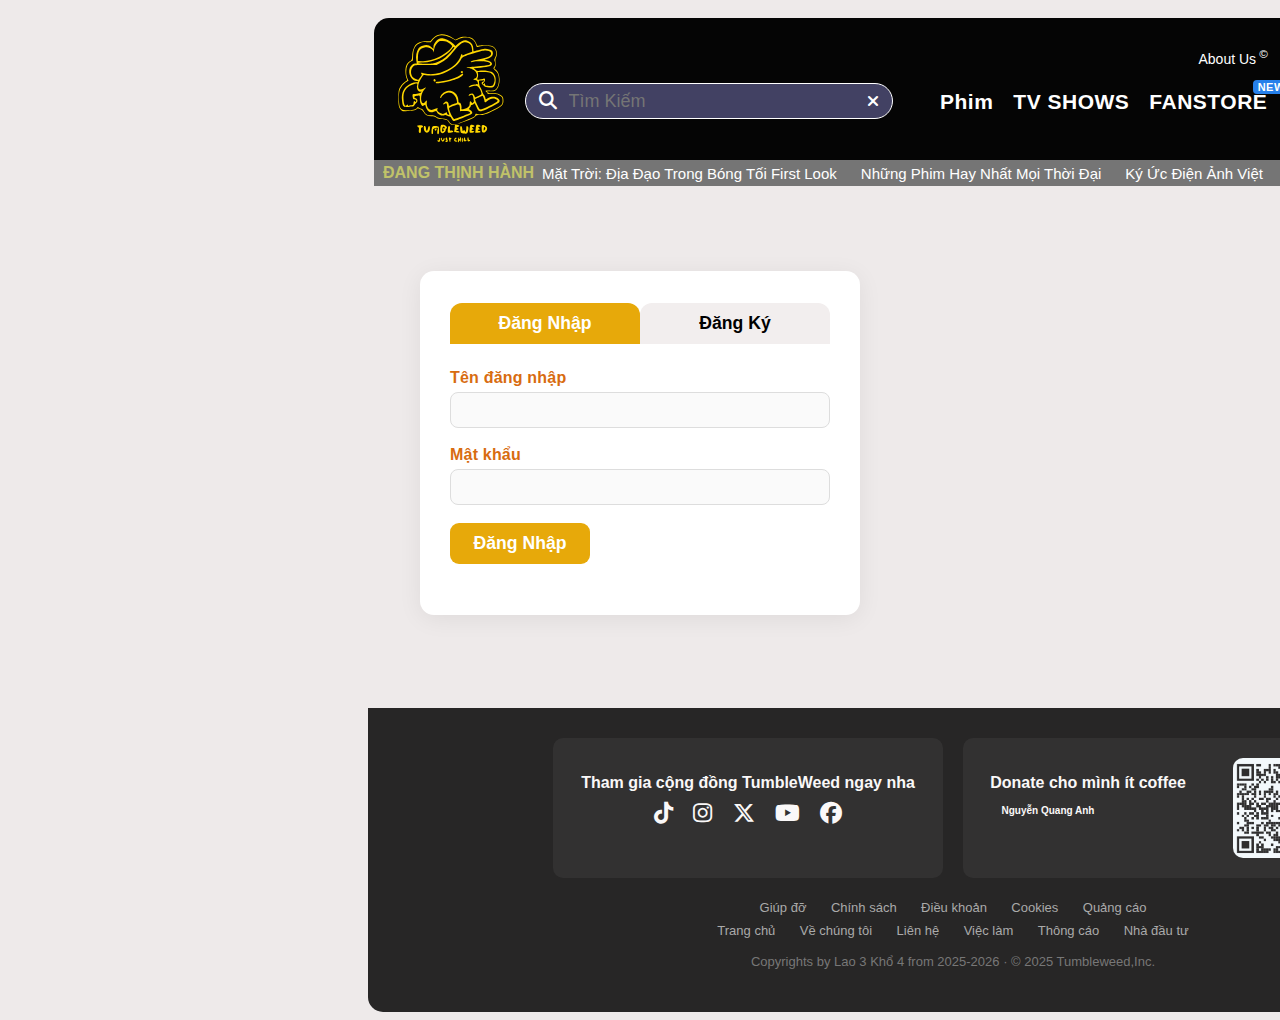
<file: login.html>
<!DOCTYPE html>
<html lang="vi">
<head>
  <meta charset="UTF-8" />
  <meta name="viewport" content="width=device-width, initial-scale=1.0"/>
  <title>Tumbleweed</title>
  <link rel="stylesheet" href="style.css" />
  <link rel="stylesheet" href="https://cdnjs.cloudflare.com/ajax/libs/font-awesome/6.4.0/css/all.min.css">
  <link rel="stylesheet" href="https://cdnjs.cloudflare.com/ajax/libs/font-awesome/6.5.1/css/all.min.css">
</head>
<body>
  <div class="rt-header">
    <div class="rt-header-main">
      <div class="rt-header-left">
        <a href="index.html">
          <img src="images/logo1.svg" alt="Rotten Tomatoes" class="rt-logo" />
        </a>
      </div>
      <div class="rt-header-search">
        <i class="fa fa-search"></i>
        <input type="text" placeholder="Tìm Kiếm" />
        <i class="fa fa-times rt-search-clear"></i>
      </div>
      <div class="rt-header-links">
        <a href="#">About Us<sup> ©</sup></a>
        <button id="dark-mode-toggle" class="darkmode-btn" title="Chuyển Dark mode">
        <span class="darkmode-icon">🌙</span>
        </button>
        <span id="user-menu-area"></span>
      </div>
    </div>
    <div class="rt-header-menu">
      <a href="#">Phim</a>
      <a href="#">TV SHOWS</a>
      <a href="#">FANSTORE <span class="rt-menu-new">NEW</span></a>
      <a href="#">Tin Tức</a>
      <a href="#">Tạp Chí</a>
    </div>
    <div class="rt-trending-bar">
      <span class="rt-trending-title">ĐANG THỊNH HÀNH</span>
      <a href="#">Mặt Trời: Địa Đạo Trong Bóng Tối First Look</a>
      <a href="#">Những Phim Hay Nhất Mọi Thời Đại</a>
      <a href="#">Ký Ức Điện Ảnh Việt</a>
      <div class="rt-trending-icons">
        <a href="#"><img src="icons/facebook.svg" /></a>
        <a href="#"><img src="icons/x.svg" /></a>
        <a href="#"><img src="icons/instagram.svg" /></a>
        <a href="#"><img src="icons/tiktok.svg" /></a>
        <a href="#"><img src="icons/youtube.svg" /></a>
        <a href="#"><img src="icons/threads.svg" /></a>
      </div>
    </div>
  </div>
  <main class="login-main">
    <div class="login-box">
      <div class="tab-header">
        <button id="tab-login" class="tab-btn active">Đăng Nhập</button>
        <button id="tab-register" class="tab-btn">Đăng Ký</button>
      </div>
      <form id="login-form" class="form active">
        <div class="form-group">
          <label for="login-username">Tên đăng nhập</label>
          <input type="text" id="login-username" required>
        </div>
        <div class="form-group">
          <label for="login-password">Mật khẩu</label>
          <input type="password" id="login-password" required>
        </div>
        <button type="submit" class="form-btn">Đăng Nhập</button>
        <div id="login-message" class="form-message"></div>
      </form>
        <form id="register-form" class="form">
  <div class="form-group">
      <label for="register-fullname">Họ tên</label>
      <input type="text" id="register-fullname" required>
  </div>
  <div class="form-group">
      <label for="register-username">Tên tài khoản</label>
      <input type="text" id="register-username" required>
  </div>
  <div class="form-group">
      <label for="register-password">Mật khẩu</label>
      <input type="password" id="register-password" required>
  </div>
  <div class="form-group">
      <label for="register-password2">Nhập lại mật khẩu</label>
      <input type="password" id="register-password2" required>
  </div>
  <div class="form-group">
      <label for="register-hometown">Quê quán</label>
      <input type="text" id="register-hometown" required>
  </div>
  <div class="form-group">
      <label for="register-birthday">Ngày sinh</label>
      <input type="date" id="register-birthday" required>
  </div>
  <div class="form-group">
      <label for="register-gender">Giới tính</label>
      <select id="register-gender" required>
        <option value="">-- Chọn giới tính --</option>
        <option value="Nam">Nam</option>
        <option value="Nữ">Nữ</option>
        <option value="Khác">Khác</option>
      </select>
  </div>
  <div class="form-group">
      <label for="register-role">Loại tài khoản</label>
      <select id="register-role" required>
        <option value="user">User</option>
        <option value="admin">Admin</option>
      </select>
  </div>
  <div class="form-group" style="margin-top:10px;">
      <label>
        <input type="checkbox" id="register-terms" required>
        Tôi đồng ý với <a href="#">điều khoản</a> & <a href="#">chính sách</a>
      </label>
  </div>
  <button type="submit" class="form-btn">Đăng Ký</button>
  <div id="register-message" class="form-message"></div>
</form>
    </div>
  </main>
  <!-- Back to top -->
 <!-- Nút Back to top dạng nổi giữa trên cùng -->
<button id="backToTopBtn" title="Back to top">
  <span style="font-size: 18px; vertical-align: top;">⟲</span>
  <span style="vertical-align: top;">Trở Lại</span>
</button>
    <footer>
      <div class = "footer">
      <div class="footer-boxes">
        <div class="footer-box">
          <h3>Tham gia cộng đồng TumbleWeed ngay nha</h3>
          <div class="social-icons">
            <i class="fab fa-tiktok"></i>
            <i class="fab fa-instagram"></i>
            <i class="fab fa-x-twitter"></i>
            <i class="fab fa-youtube"></i>
            <a class href = "https://www.facebook.com/qa.13.03/"><i class="fab fa-facebook"></i></a>
          </div>
        </div>
    
        <div class="footer-box">
          <div class="footer-box-text">
          <h3>Donate cho mình ít coffee</h3>
          <h4>Nguyễn Quang Anh</h4>
          </div>
          <div class="qr-code">
            <img src="images/qr.jpg" alt="QR code" />
          </div>
        </div>
      </div>
    
      <div class="footer-links">
        <div class="footer-links-row">
          <a href="#">Giúp đỡ</a>
          <a href="#">Chính sách</a>
          <a href="#">Điều khoản</a>
          <a href="#">Cookies</a>
          <a href="#">Quảng cáo</a>
        </div>
        <div class="footer-links-row">
          <a href="#">Trang chủ</a>
          <a href="#">Về chúng tôi</a>
          <a href="#">Liên hệ</a>
          <a href="#">Việc làm</a>
          <a href="#">Thông cáo</a>
          <a href="#">Nhà đầu tư</a>
        </div>
      </div>
    
      <p class="footer-note">Copyrights by Lao 3 Khổ 4 from 2025-2026 · © 2025 Tumbleweed,Inc.</p>
      </div>
    </footer>
  <script src="login.js"></script>
  <script src="user.js"></script>
    <script src="admin.js"></script>
    <script src="store.js"></script>
    <script src="darkmode.js"></script>
</body>
</html>
</file>
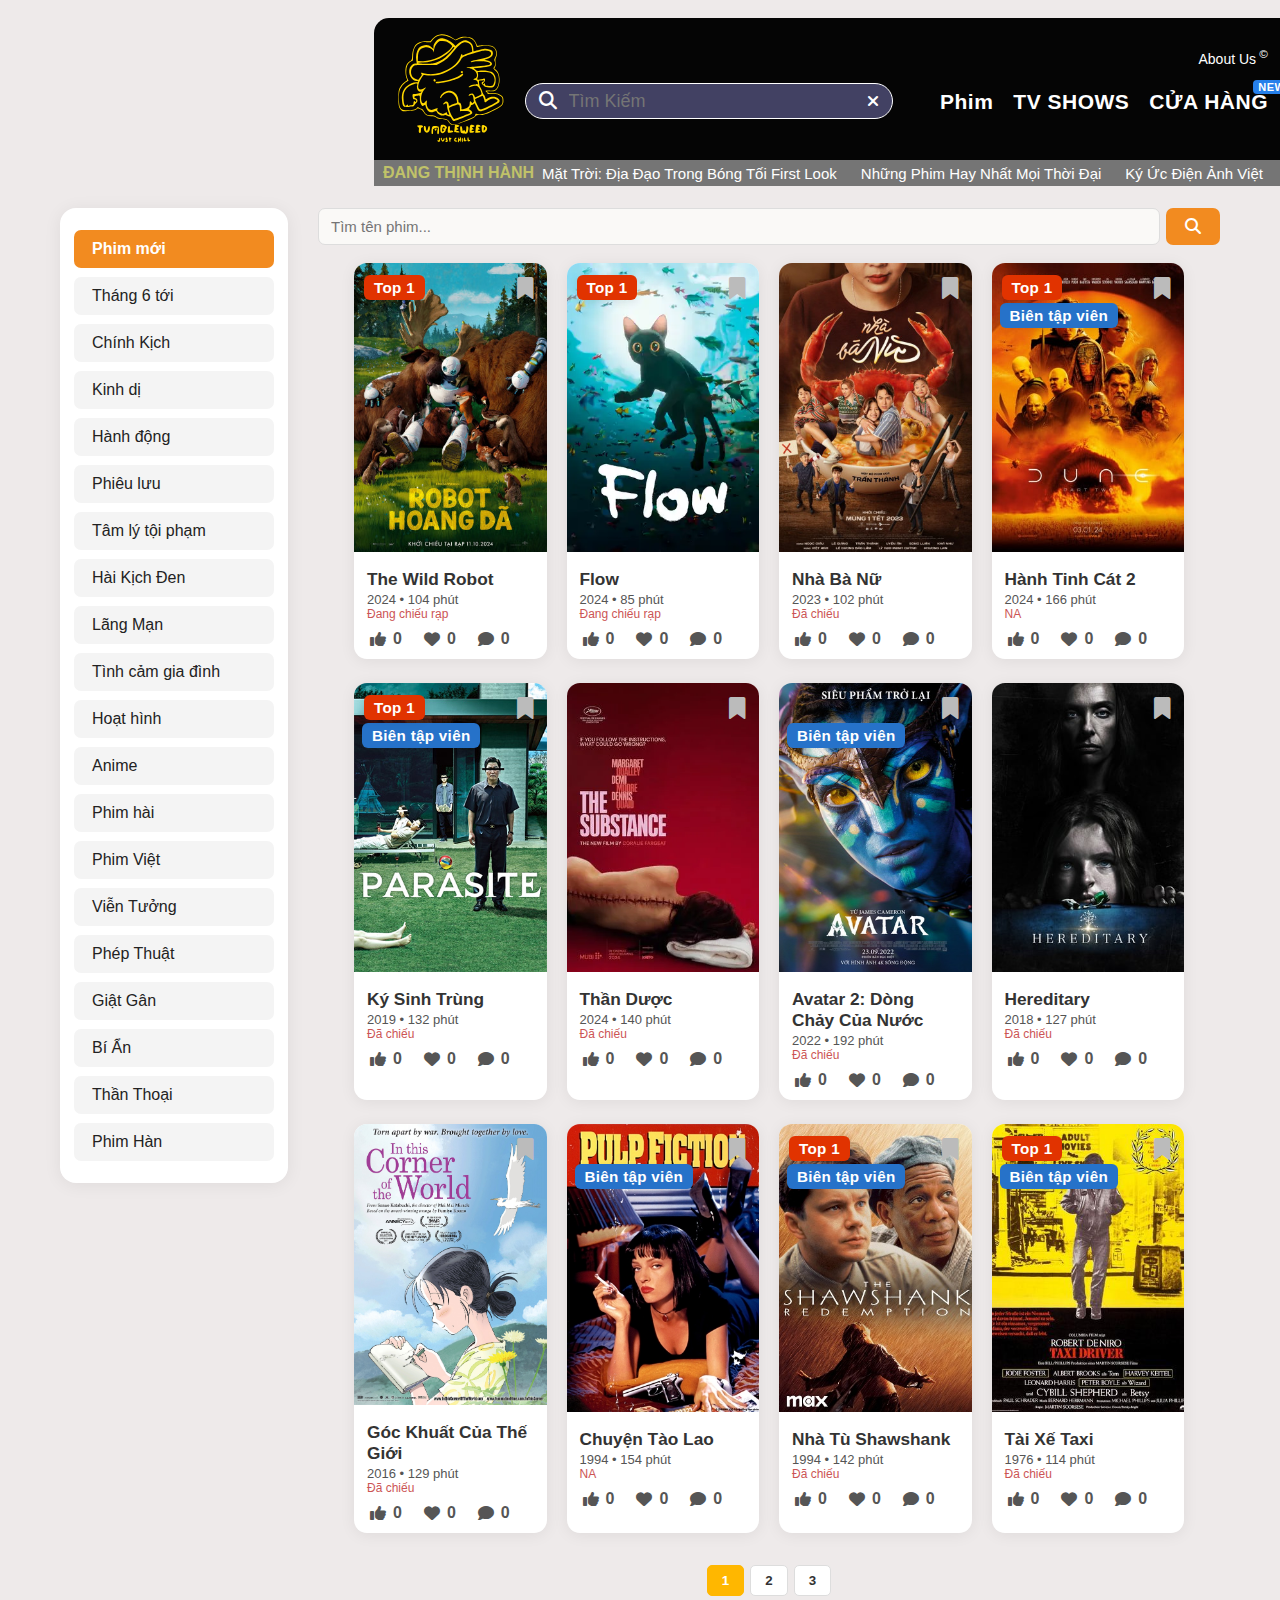
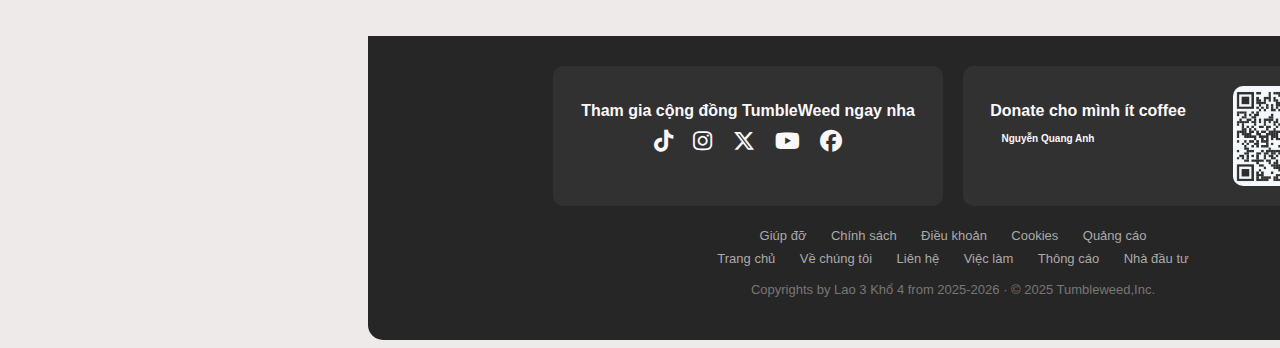
<file: phim.html>
<!DOCTYPE html>
<html lang="vi">
<head>
  <meta charset="UTF-8">
  <title>Phim</title>
  <!-- Giữ nguyên các file css và font-awesome của bạn -->
  <link rel="stylesheet" href="style.css" />
  <link rel="stylesheet" href="https://cdnjs.cloudflare.com/ajax/libs/font-awesome/6.4.0/css/all.min.css">
  <link rel="stylesheet" href="https://cdnjs.cloudflare.com/ajax/libs/font-awesome/6.5.1/css/all.min.css">
</head>
<body>
  <div class="rt-header">
  <div class="rt-header-main">
    <div class="rt-header-left">
      <a href ="index.html">
      <img src="images/logo1.svg" alt="Rotten Tomatoes" class="rt-logo" />
      </a>
    </div>
    <div class="rt-header-search">
      <i class="fa fa-search"></i>
      <input type="text" placeholder="Tìm Kiếm" />
      <i class="fa fa-times rt-search-clear"></i>
    </div>
    <div class="rt-header-links">
      <a href="#">About Us<sup> ©</sup></a>
      <button id="dark-mode-toggle" class="darkmode-btn" title="Chuyển Dark mode">
        <span class="darkmode-icon">🌙</span>
        </button>
      <span id="user-menu-area"></span>
    </div>
  </div>
  <div class="rt-header-menu">
    <a href="phim.html">Phim</a>
    <a href="shows.html">TV SHOWS</a>
    <a href="store.html">CỬA HÀNG <span class="rt-menu-new">NEW</span></a>
    <a href="tintuc.html">Tin Tức</a>
    <a href="tapchi.html">Tạp Chí</a>
  </div>
  <div class="rt-trending-bar">
    <span class="rt-trending-title">ĐANG THỊNH HÀNH</span>
    <a href="#">Mặt Trời: Địa Đạo Trong Bóng Tối First Look</a>
    <a href="#">Những Phim Hay Nhất Mọi Thời Đại</a>
    <a href="#">Ký Ức Điện Ảnh Việt</a>
    <div class="rt-trending-icons">
      <a href="https://www.facebook.com/qa.13.03/"><img src="icons/facebook.svg" /></a>
      <a href="#"><img src="icons/x.svg" /></a>
      <a href="#"><img src="icons/instagram.svg" /></a>
      <a href="#"><img src="icons/tiktok.svg" /></a>
      <a href="#"><img src="icons/youtube.svg" /></a>
      <a href="#"><img src="icons/threads.svg" /></a>
    </div>
  </div>
</div>
  <!-- ======= PHẦN NỘI DUNG PHIM ĐẦY ĐỦ, ĐỒNG BỘ ======= -->
<div class="movieapp-container">
  <!-- Sidebar thể loại bên trái -->
  <aside class="movieapp-sidebar">
    <nav class="movieapp-categories" id="movieapp-categories">
      <button class="movieapp-catbtn active">Phim mới</button>
      <button class="movieapp-catbtn">Tháng 6 tới</button>
      <button class="movieapp-catbtn">Kinh dị</button>
      <button class="movieapp-catbtn">Hành động</button>
      <button class="movieapp-catbtn">Phiêu lưu</button>
      <button class="movieapp-catbtn">Tâm lý tội phạm</button>
      <button class="movieapp-catbtn">Ngôn tình</button>
      <button class="movieapp-catbtn">Tình cảm gia đình</button>
      <button class="movieapp-catbtn">Hoạt hình</button>
      <button class="movieapp-catbtn">Anime</button>
      <button class="movieapp-catbtn">Phim hài</button>
      <button class="movieapp-catbtn">Phim Việt</button>
      <button class="movieapp-catbtn">Phim Hàn</button>
    </nav>
  </aside>

  <!-- Phần chính: search + lưới phim -->
  <main class="movieapp-main">
    <div class="movieapp-searchbar">
      <input type="text" id="movieapp-search" placeholder="Tìm tên phim...">
      <button id="movieapp-search-btn"><i class="fa fa-search"></i></button>
    </div>
    <div id="movieapp-list">
  <div class="movieapp-list-grid">...</div>
  <div class="movieapp-pagination"></div>
</div>           
    </div>
  </main>
</div>
  <!-- Back to top -->
 <!-- Nút Back to top dạng nổi giữa trên cùng -->
<button id="backToTopBtn" title="Back to top">
  <span style="font-size: 18px; vertical-align: top;">⟲</span>
  <span style="vertical-align: top;">Trở Lại</span>
</button>
    <footer>
      <div class = "footer">
      <div class="footer-boxes">
        <div class="footer-box">
          <h3>Tham gia cộng đồng TumbleWeed ngay nha</h3>
          <div class="social-icons">
            <i class="fab fa-tiktok"></i>
            <i class="fab fa-instagram"></i>
            <i class="fab fa-x-twitter"></i>
            <i class="fab fa-youtube"></i>
            <a class href = "https://www.facebook.com/qa.13.03/"><i class="fab fa-facebook"></i></a>
          </div>
        </div>
    
        <div class="footer-box">
          <div class="footer-box-text">
          <h3>Donate cho mình ít coffee</h3>
          <h4>Nguyễn Quang Anh</h4>
          </div>
          <div class="qr-code">
            <img src="images/qr.jpg" alt="QR code" />
          </div>
        </div>
      </div>
    
      <div class="footer-links">
        <div class="footer-links-row">
          <a href="#">Giúp đỡ</a>
          <a href="#">Chính sách</a>
          <a href="#">Điều khoản</a>
          <a href="#">Cookies</a>
          <a href="#">Quảng cáo</a>
        </div>
        <div class="footer-links-row">
          <a href="#">Trang chủ</a>
          <a href="#">Về chúng tôi</a>
          <a href="#">Liên hệ</a>
          <a href="#">Việc làm</a>
          <a href="#">Thông cáo</a>
          <a href="#">Nhà đầu tư</a>
        </div>
      </div>
    
      <p class="footer-note">Copyrights by Lao 3 Khổ 4 from 2025-2026 · © 2025 Tumbleweed,Inc.</p>
      </div>
    </footer>
  <script src="phim.js"></script>
  <script src="admin.js"></script>
  <script src="user.js"></script>
    <script src="login.js"></script>
    <script src="store.js"></script>
    <script src="darkmode.js"></script>
</body>
</html>
</file>
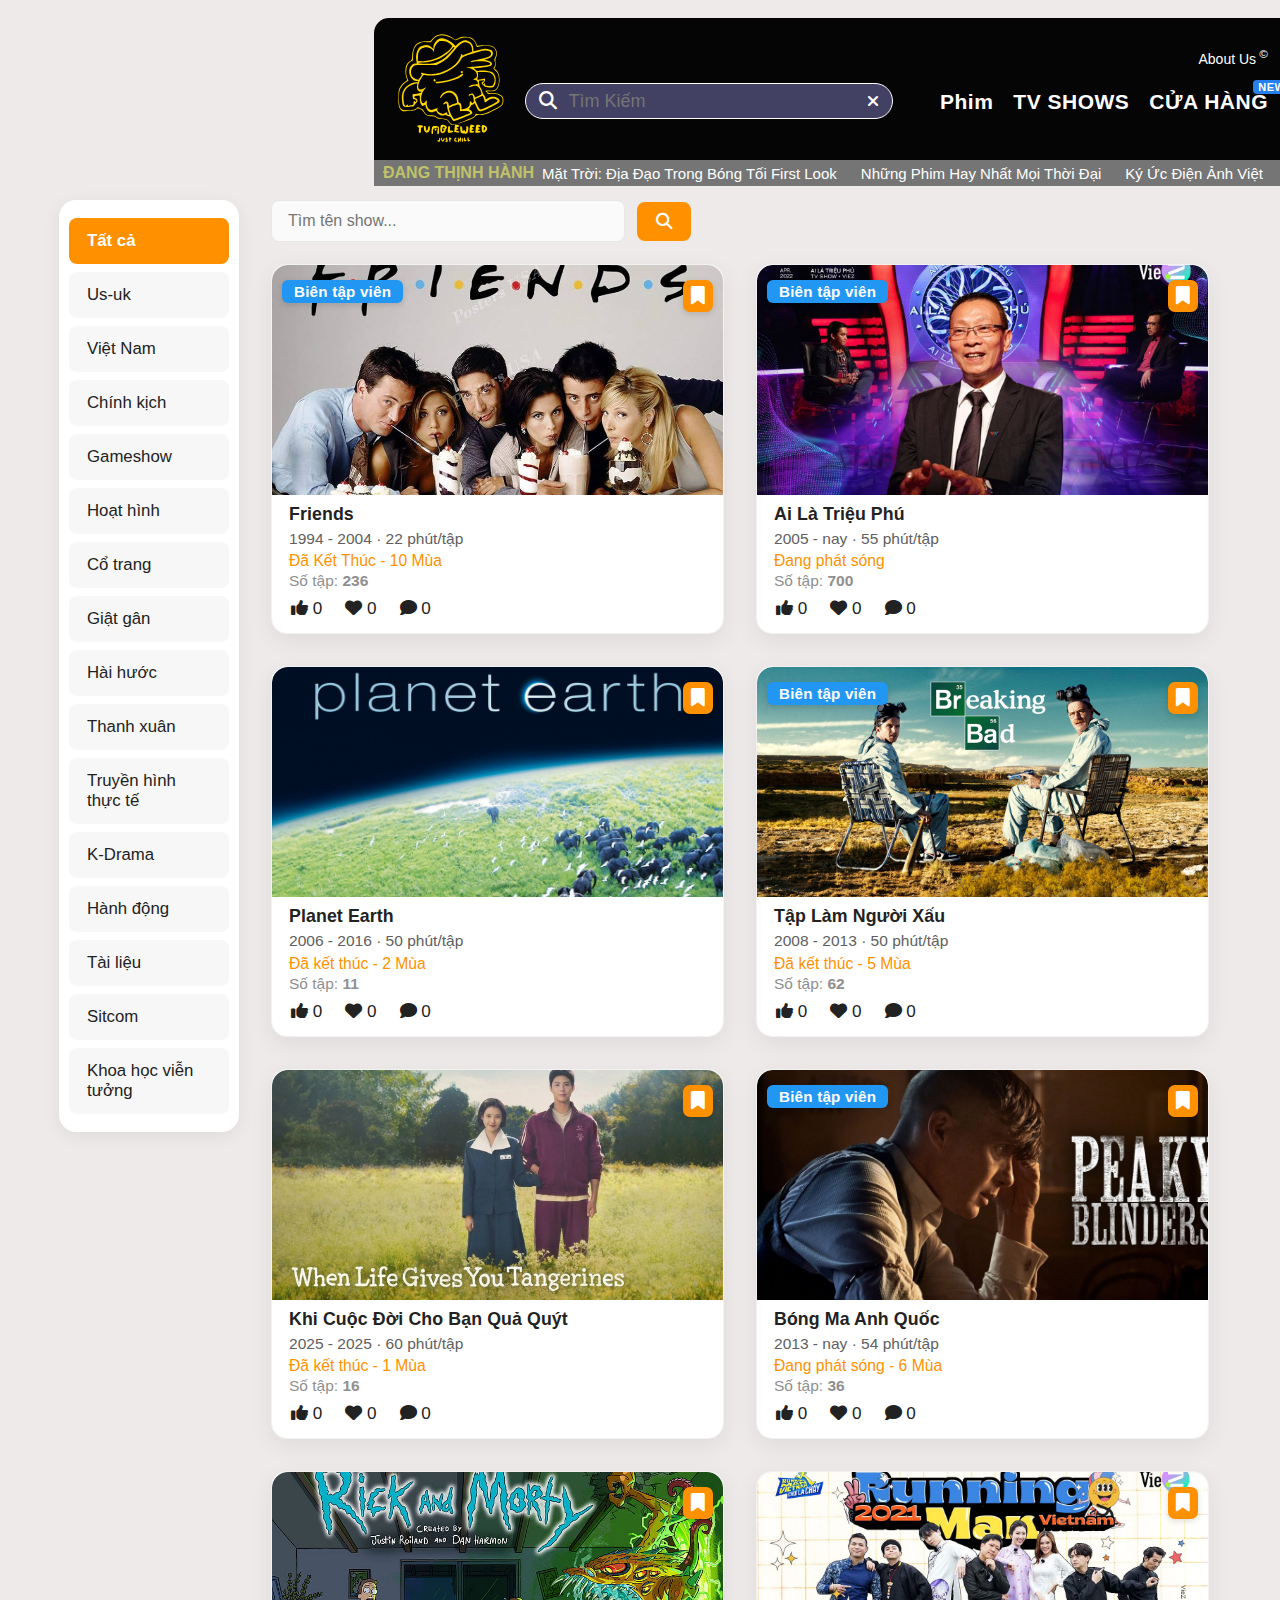
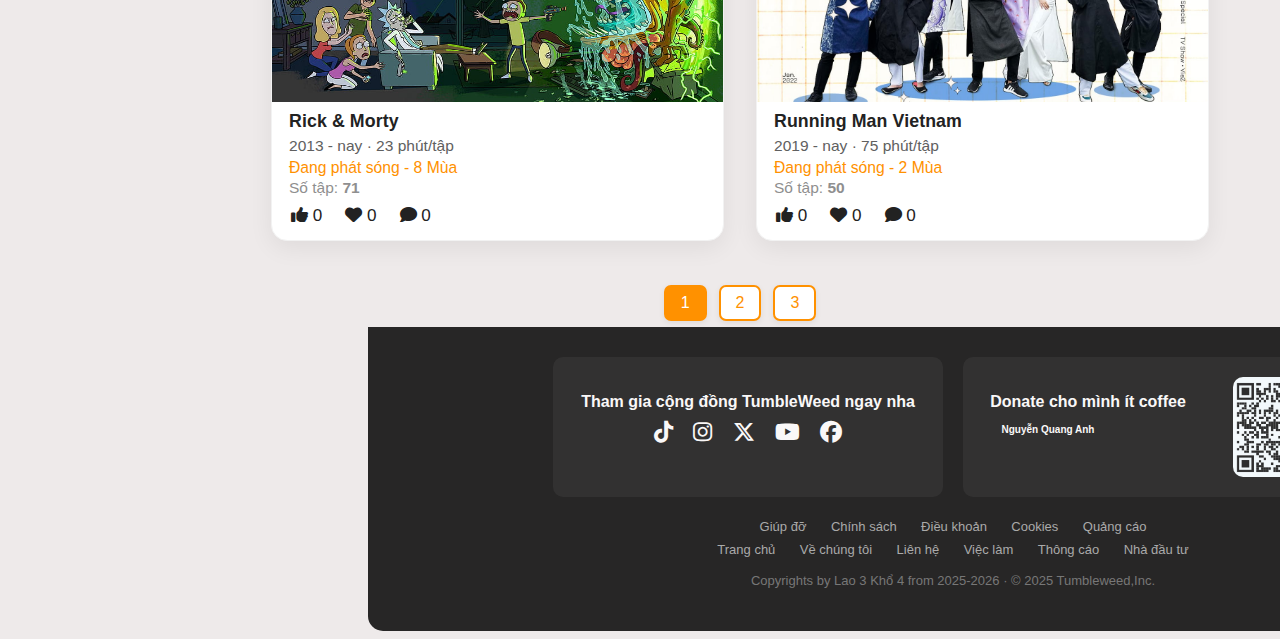
<file: shows.html>
<!DOCTYPE html>
<html lang="vi">
<head>
  <meta charset="UTF-8">
  <title>TV Shows</title>
  <link rel="stylesheet" href="https://cdnjs.cloudflare.com/ajax/libs/font-awesome/6.4.2/css/all.min.css"/>
  <link rel="stylesheet" href="style.css" />
  <link rel="stylesheet" href="https://cdnjs.cloudflare.com/ajax/libs/font-awesome/6.4.0/css/all.min.css">
  <link rel="stylesheet" href="https://cdnjs.cloudflare.com/ajax/libs/font-awesome/6.5.1/css/all.min.css">
</head>
<body>
    <div class="rt-header">
  <div class="rt-header-main">
    <div class="rt-header-left">
      <a href ="index.html">
      <img src="images/logo1.svg" alt="Rotten Tomatoes" class="rt-logo" />
      </a>
    </div>
    <div class="rt-header-search">
      <i class="fa fa-search"></i>
      <input type="text" placeholder="Tìm Kiếm" />
      <i class="fa fa-times rt-search-clear"></i>
    </div>
    <div class="rt-header-links">
      <a href="#">About Us<sup> ©</sup></a>
      <button id="dark-mode-toggle" class="darkmode-btn" title="Chuyển Dark mode">
        <span class="darkmode-icon">🌙</span>
        </button>
      <span id="user-menu-area"></span>
    </div>
  </div>
  <div class="rt-header-menu">
    <a href="phim.html">Phim</a>
    <a href="shows.html">TV SHOWS</a>
    <a href="store.html">CỬA HÀNG <span class="rt-menu-new">NEW</span></a>
    <a href="tintuc.html">Tin Tức</a>
    <a href="tapchi.html">Tạp Chí</a>
  </div>
  <div class="rt-trending-bar">
    <span class="rt-trending-title">ĐANG THỊNH HÀNH</span>
    <a href="#">Mặt Trời: Địa Đạo Trong Bóng Tối First Look</a>
    <a href="#">Những Phim Hay Nhất Mọi Thời Đại</a>
    <a href="#">Ký Ức Điện Ảnh Việt</a>
    <div class="rt-trending-icons">
      <a href="https://www.facebook.com/qa.13.03/"><img src="icons/facebook.svg" /></a>
      <a href="#"><img src="icons/x.svg" /></a>
      <a href="#"><img src="icons/instagram.svg" /></a>
      <a href="#"><img src="icons/tiktok.svg" /></a>
      <a href="#"><img src="icons/youtube.svg" /></a>
      <a href="#"><img src="icons/threads.svg" /></a>
    </div>
  </div>
</div>
<!-- ======= PHẦN NỘI DUNG ======= -->
  <main class="tvs-main">
  <aside class="tvs-categories">
    <button class="tvs-cat-btn active" data-cat="all">Tất cả</button>
    <button class="tvs-cat-btn" data-cat="usuk">Us-uk</button>
    <button class="tvs-cat-btn" data-cat="vn">Việt Nam</button>
    <button class="tvs-cat-btn" data-cat="chinhkich">Chính kịch</button>
    <button class="tvs-cat-btn" data-cat="gameshow">Gameshow</button>
    <button class="tvs-cat-btn" data-cat="hoathinh">Hoạt hình</button>
    <button class="tvs-cat-btn" data-cat="cotrang">Cổ trang</button>
    <button class="tvs-cat-btn" data-cat="giatgan">Giật gân</button>
    <button class="tvs-cat-btn" data-cat="haihuoc">Hài hước</button>
    <button class="tvs-cat-btn" data-cat="tx">Thanh xuân</button>
    <button class="tvs-cat-btn" data-cat="thtt">Truyền hình thực tế</button>
    <button class="tvs-cat-btn" data-cat="kdrama">K-Drama</button>
    <button class="tvs-cat-btn" data-cat="hd">Hành động</button>
    <button class="tvs-cat-btn" data-cat="tailieu">Tài liệu</button>
    <button class="tvs-cat-btn" data-cat="sitcom">Sitcom</button>
    <button class="tvs-cat-btn" data-cat="khoahoc">Khoa học viễn tưởng</button>
  </aside>
  <section class="tvs-content">
    <div class="tvs-searchbar">
      <input type="text" id="tvs-search" placeholder="Tìm tên show...">
      <button id="tvs-search-btn"><i class="fa fa-search"></i></button>
    </div>
    <div id="tvs-list"></div>
    <div id="tvs-pagination"></div>
  </section>
</main>
  <!-- Back to top -->
 <!-- Nút Back to top dạng nổi giữa trên cùng -->
<button id="backToTopBtn" title="Back to top">
  <span style="font-size: 18px; vertical-align: top;">⟲</span>
  <span style="vertical-align: top;">Trở Lại</span>
</button>
    <footer>
      <div class = "footer">
      <div class="footer-boxes">
        <div class="footer-box">
          <h3>Tham gia cộng đồng TumbleWeed ngay nha</h3>
          <div class="social-icons">
            <i class="fab fa-tiktok"></i>
            <i class="fab fa-instagram"></i>
            <i class="fab fa-x-twitter"></i>
            <i class="fab fa-youtube"></i>
            <a class href = "https://www.facebook.com/qa.13.03/"><i class="fab fa-facebook"></i></a>
          </div>
        </div>
    
        <div class="footer-box">
          <div class="footer-box-text">
          <h3>Donate cho mình ít coffee</h3>
          <h4>Nguyễn Quang Anh</h4>
          </div>
          <div class="qr-code">
            <img src="images/qr.jpg" alt="QR code" />
          </div>
        </div>
      </div>
    
      <div class="footer-links">
        <div class="footer-links-row">
          <a href="#">Giúp đỡ</a>
          <a href="#">Chính sách</a>
          <a href="#">Điều khoản</a>
          <a href="#">Cookies</a>
          <a href="#">Quảng cáo</a>
        </div>
        <div class="footer-links-row">
          <a href="#">Trang chủ</a>
          <a href="#">Về chúng tôi</a>
          <a href="#">Liên hệ</a>
          <a href="#">Việc làm</a>
          <a href="#">Thông cáo</a>
          <a href="#">Nhà đầu tư</a>
        </div>
      </div>
    
      <p class="footer-note">Copyrights by Lao 3 Khổ 4 from 2025-2026 · © 2025 Tumbleweed,Inc.</p>
      </div>
    </footer>
  <script src="shows.js"></script>
  <script src="phim.js"></script>
  <script src="admin.js"></script>
  <script src="user.js"></script>
  <script src="login.js"></script>
  <script src="store.js"></script>
  <script src="script.js"></script>
  <script src="darkmode.js"></script>
</body>
</html>
</file>
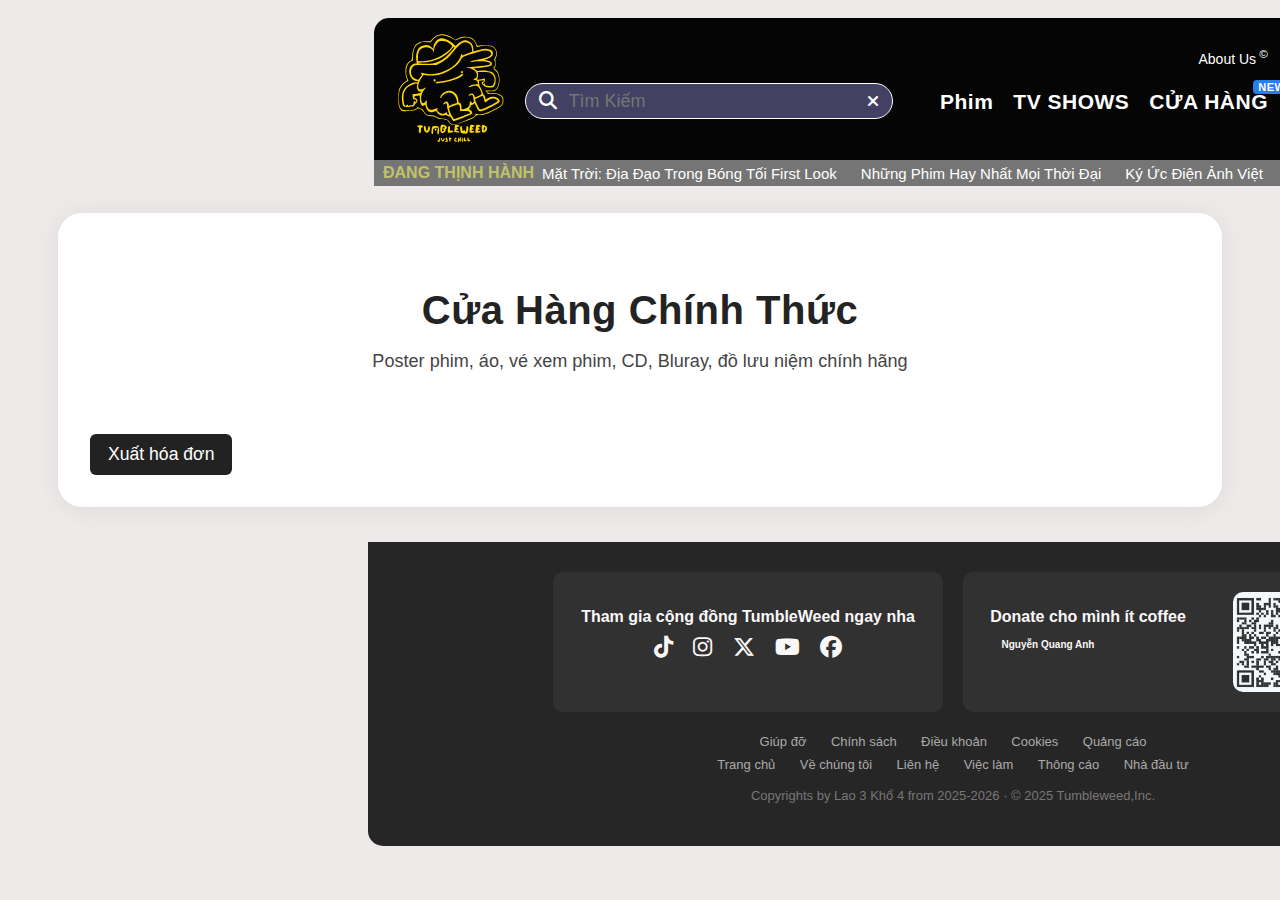
<file: store.html>
<!DOCTYPE html>
<html lang="vi">
<head>
  <meta charset="UTF-8" />
  <meta name="viewport" content="width=device-width, initial-scale=1.0"/>
  <title>Tumbleweed</title>
  <link rel="stylesheet" href="style.css" />
  <link rel="stylesheet" href="https://cdnjs.cloudflare.com/ajax/libs/font-awesome/6.4.0/css/all.min.css">
  <link rel="stylesheet" href="https://cdnjs.cloudflare.com/ajax/libs/font-awesome/6.5.1/css/all.min.css">

</head>
<body>
  <div class="rt-header">
  <div class="rt-header-main">
    <div class="rt-header-left">
      <a href ="index.html">
      <img src="images/logo1.svg" alt="Rotten Tomatoes" class="rt-logo" />
      </a>
    </div>
    <div class="rt-header-search">
      <i class="fa fa-search"></i>
      <input type="text" placeholder="Tìm Kiếm" />
      <i class="fa fa-times rt-search-clear"></i>
    </div>
    <div class="rt-header-links">
      <a href="#">About Us<sup> ©</sup></a>
      <button id="dark-mode-toggle" class="darkmode-btn" title="Chuyển Dark mode">
        <span class="darkmode-icon">🌙</span>
        </button>
      <span id="user-menu-area"></span>
    </div>
  </div>
  <div class="rt-header-menu">
    <a href="phim.html">Phim</a>
    <a href="shows.html">TV SHOWS</a>
    <a href="store.html">CỬA HÀNG <span class="rt-menu-new">NEW</span></a>
    <a href="tintuc.html">Tin Tức</a>
    <a href="tapchi.html">Tạp Chí</a>
  </div>
  <div class="rt-trending-bar">
    <span class="rt-trending-title">ĐANG THỊNH HÀNH</span>
    <a href="#">Mặt Trời: Địa Đạo Trong Bóng Tối First Look</a>
    <a href="#">Những Phim Hay Nhất Mọi Thời Đại</a>
    <a href="#">Ký Ức Điện Ảnh Việt</a>
    <div class="rt-trending-icons">
      <a href="#"><img src="icons/facebook.svg" /></a>
      <a href="#"><img src="icons/x.svg" /></a>
      <a href="#"><img src="icons/instagram.svg" /></a>
      <a href="#"><img src="icons/tiktok.svg" /></a>
      <a href="#"><img src="icons/youtube.svg" /></a>
      <a href="#"><img src="icons/threads.svg" /></a>
    </div>
  </div>
</div>
<!-- SECTION CỬA HÀNG BẮT ĐẦU TẠI ĐÂY -->
    <section class="shop-section">
      <div class="shop-container">
        <div class="shop-header">
          <h1>Cửa Hàng Chính Thức</h1>
          <p>Poster phim, áo, vé xem phim, CD, Bluray, đồ lưu niệm chính hãng</p>
        </div>
        <div id="shop-root"></div>
        <button class="download-invoice-btn" onclick="downloadInvoice()" ${!isLoggedIn() ? 'disabled' : ''}>Xuất hóa đơn</button>
      </div>
    </section>
    <!-- Back to top -->
 <!-- Nút Back to top dạng nổi giữa trên cùng -->
<button id="backToTopBtn" title="Back to top">
  <span style="font-size: 18px; vertical-align: top;">⟲</span>
  <span style="vertical-align: top;">Trở Lại</span>
</button>
    <footer>
      <div class = "footer">
      <div class="footer-boxes">
        <div class="footer-box">
          <h3>Tham gia cộng đồng TumbleWeed ngay nha</h3>
          <div class="social-icons">
            <i class="fab fa-tiktok"></i>
            <i class="fab fa-instagram"></i>
            <i class="fab fa-x-twitter"></i>
            <i class="fab fa-youtube"></i>
            <a class href = "https://www.facebook.com/qa.13.03/"><i class="fab fa-facebook"></i></a>
          </div>
        </div>
    
        <div class="footer-box">
          <div class="footer-box-text">
          <h3>Donate cho mình ít coffee</h3>
          <h4>Nguyễn Quang Anh</h4>
          </div>
          <div class="qr-code">
            <img src="images/qr.jpg" alt="QR code" />
          </div>
        </div>
      </div>
    
      <div class="footer-links">
        <div class="footer-links-row">
          <a href="#">Giúp đỡ</a>
          <a href="#">Chính sách</a>
          <a href="#">Điều khoản</a>
          <a href="#">Cookies</a>
          <a href="#">Quảng cáo</a>
        </div>
        <div class="footer-links-row">
          <a href="#">Trang chủ</a>
          <a href="#">Về chúng tôi</a>
          <a href="#">Liên hệ</a>
          <a href="#">Việc làm</a>
          <a href="#">Thông cáo</a>
          <a href="#">Nhà đầu tư</a>
        </div>
      </div>
    
      <p class="footer-note">Copyrights by Lao 3 Khổ 4 from 2025-2026 · © 2025 Tumbleweed,Inc.</p>
      </div>
    </footer>
    <script src="store.js"></script>
    <script src="user.js"></script>
    <script src="login.js"></script>
    <script src="admin.js"></script>
    <script src="darkmode.js"></script>
    <script src="script.js"></script>
  <!-- Các script khác của bạn -->
</body>
</html>
</file>
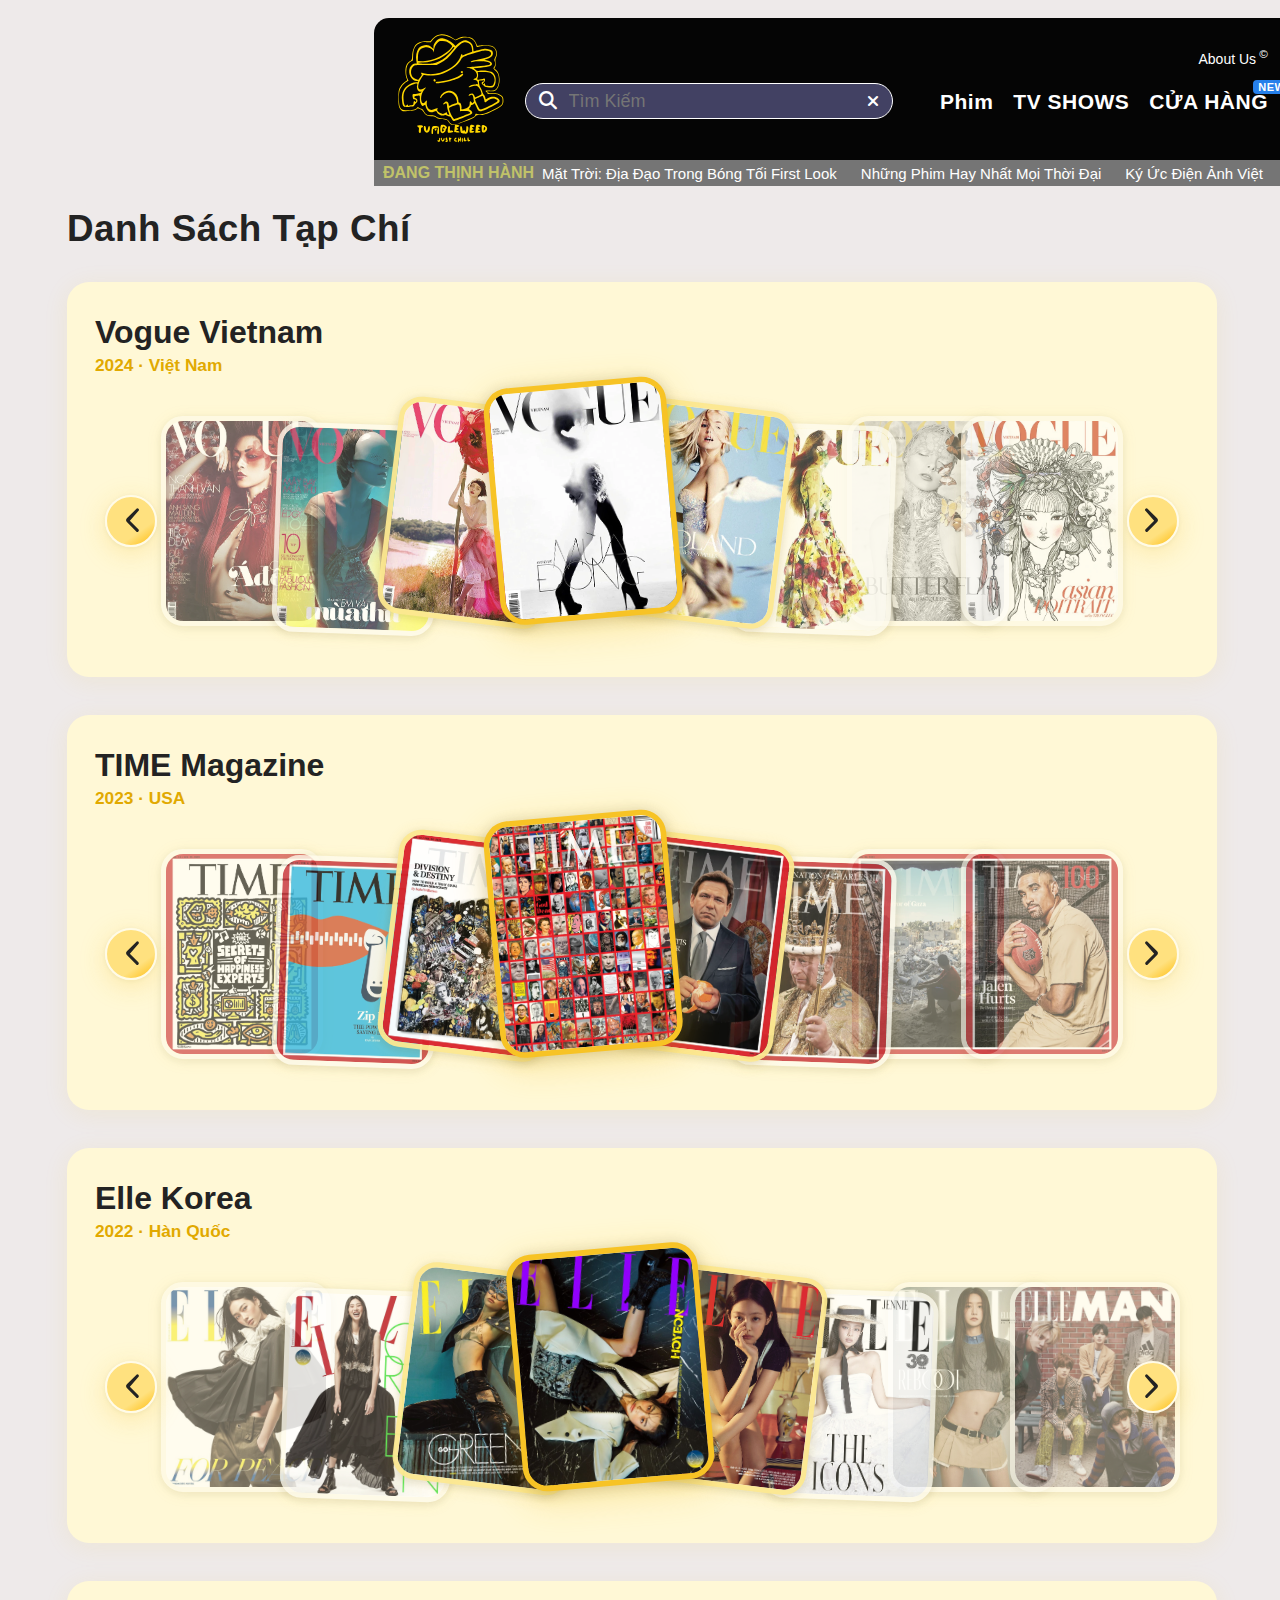
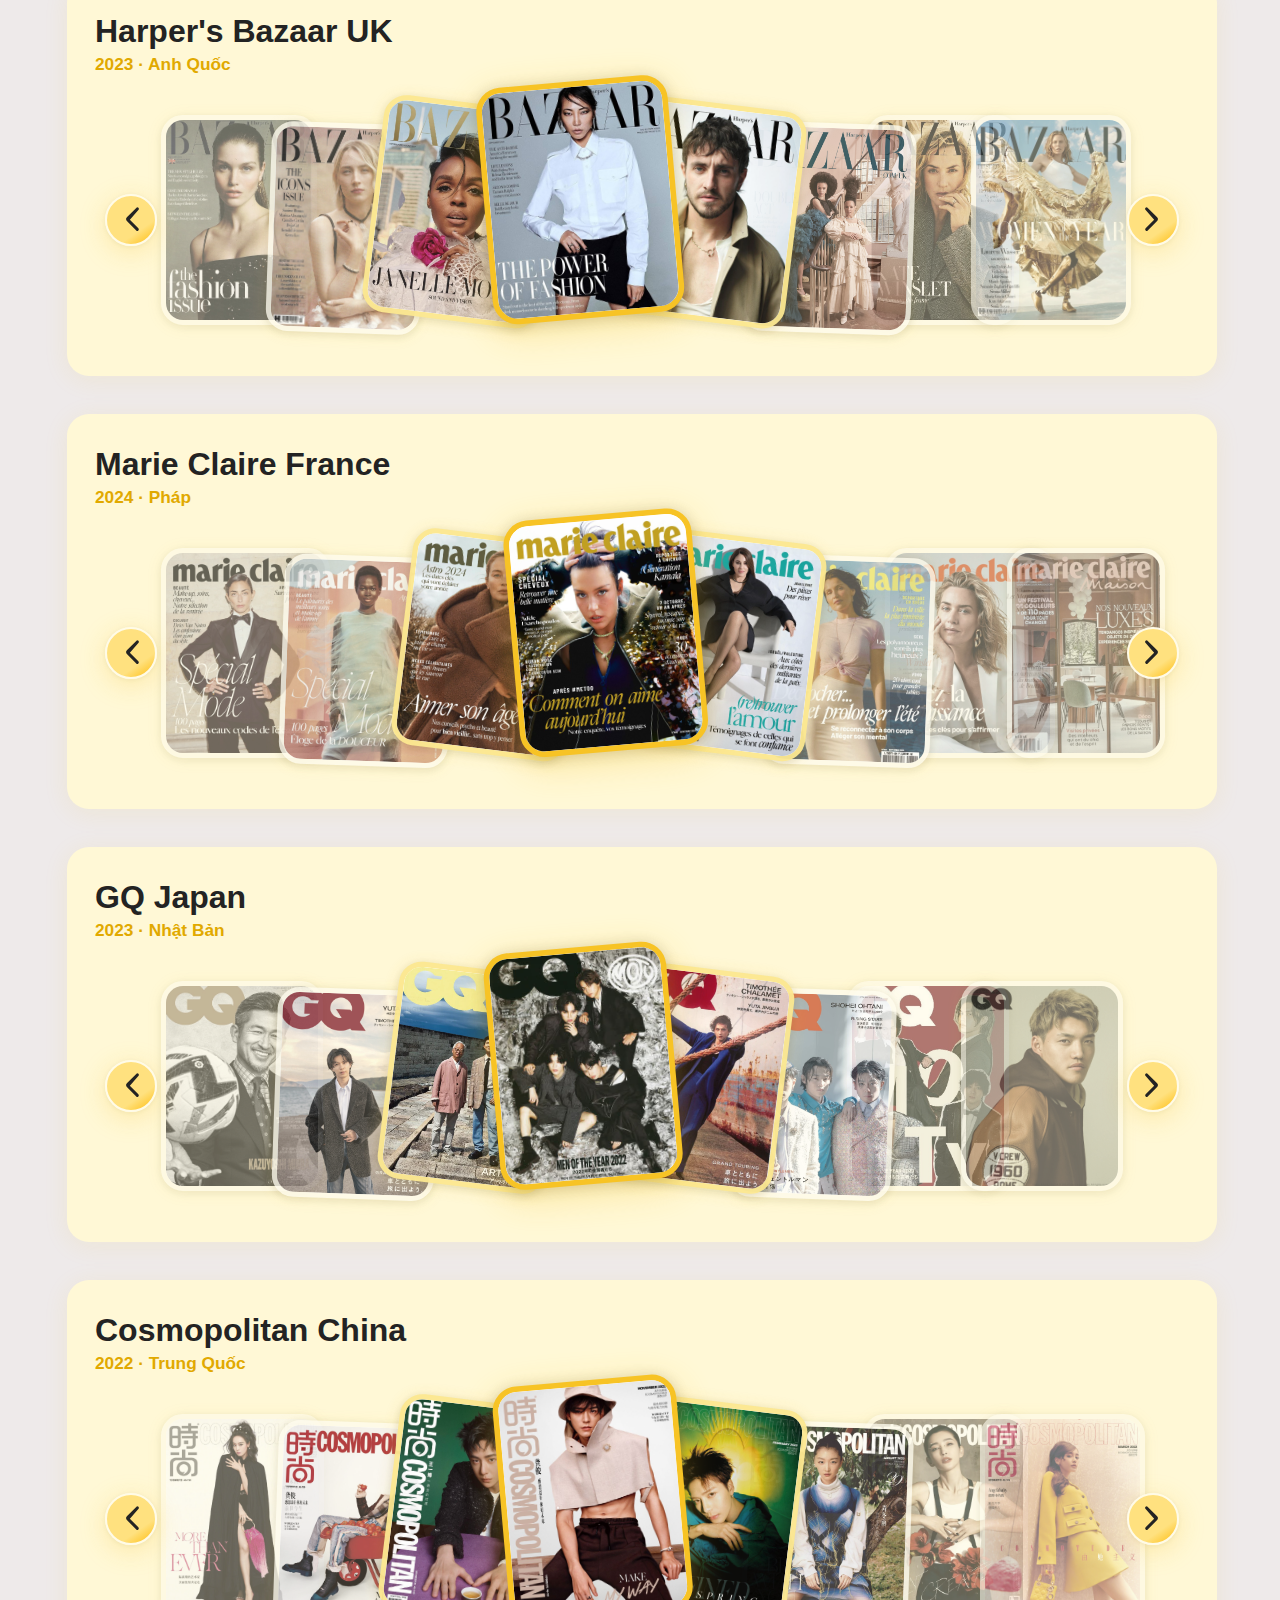
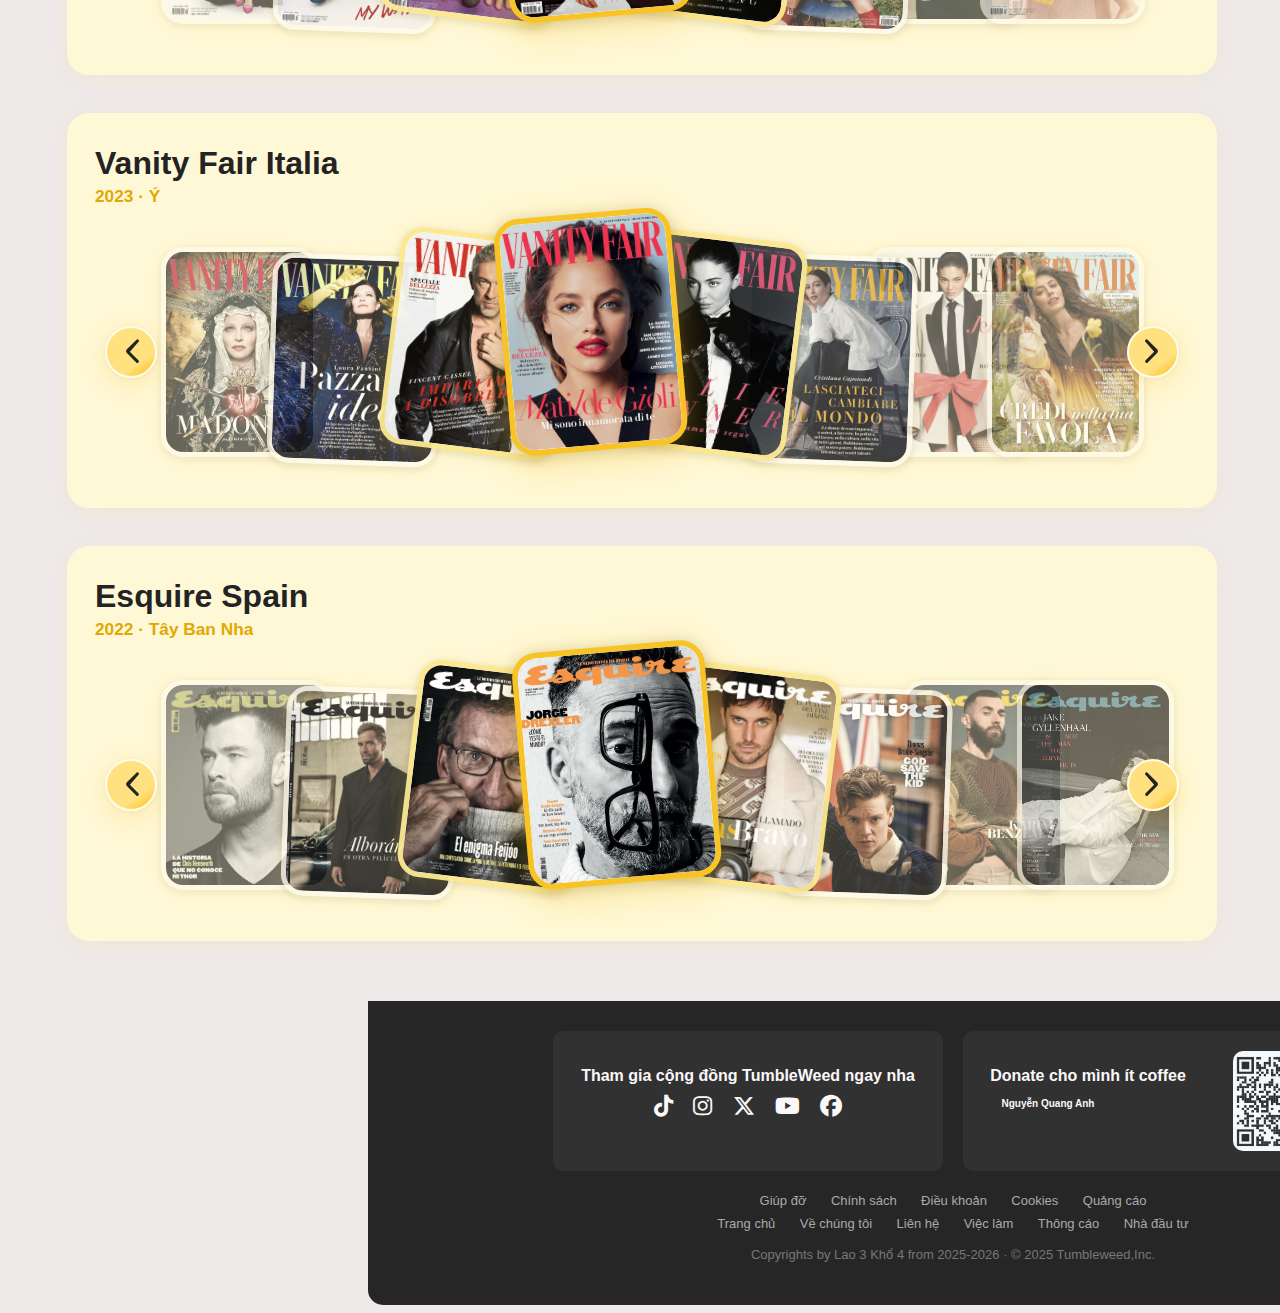
<file: tapchi.html>
<!DOCTYPE html>
<html lang="vi">
<head>
  <meta charset="UTF-8">
  <title>TV Shows</title>
  <link rel="stylesheet" href="https://cdnjs.cloudflare.com/ajax/libs/font-awesome/6.4.2/css/all.min.css"/>
  <link rel="stylesheet" href="style.css" />
  <link rel="stylesheet" href="https://cdnjs.cloudflare.com/ajax/libs/font-awesome/6.4.0/css/all.min.css">
  <link rel="stylesheet" href="https://cdnjs.cloudflare.com/ajax/libs/font-awesome/6.5.1/css/all.min.css">
</head>
<body>
    <div class="rt-header">
  <div class="rt-header-main">
    <div class="rt-header-left">
      <a href ="index.html">
      <img src="images/logo1.svg" alt="Rotten Tomatoes" class="rt-logo" />
      </a>
    </div>
    <div class="rt-header-search">
      <i class="fa fa-search"></i>
      <input type="text" placeholder="Tìm Kiếm" />
      <i class="fa fa-times rt-search-clear"></i>
    </div>
    <div class="rt-header-links">
      <a href="#">About Us<sup> ©</sup></a>
      <button id="dark-mode-toggle" class="darkmode-btn" title="Chuyển Dark mode">
        <span class="darkmode-icon">🌙</span>
        </button>
      <span id="user-menu-area"></span>
    </div>
  </div>
  <div class="rt-header-menu">
    <a href="phim.html">Phim</a>
    <a href="shows.html">TV SHOWS</a>
    <a href="store.html">CỬA HÀNG <span class="rt-menu-new">NEW</span></a>
    <a href="tintuc.html">Tin Tức</a>
    <a href="tapchi.html">Tạp Chí</a>
  </div>
  <div class="rt-trending-bar">
    <span class="rt-trending-title">ĐANG THỊNH HÀNH</span>
    <a href="#">Mặt Trời: Địa Đạo Trong Bóng Tối First Look</a>
    <a href="#">Những Phim Hay Nhất Mọi Thời Đại</a>
    <a href="#">Ký Ức Điện Ảnh Việt</a>
    <div class="rt-trending-icons">
      <a href="https://www.facebook.com/qa.13.03/"><img src="icons/facebook.svg" /></a>
      <a href="#"><img src="icons/x.svg" /></a>
      <a href="#"><img src="icons/instagram.svg" /></a>
      <a href="#"><img src="icons/tiktok.svg" /></a>
      <a href="#"><img src="icons/youtube.svg" /></a>
      <a href="#"><img src="icons/threads.svg" /></a>
    </div>
  </div>
</div>
<main class="magazine-list">
  <h1>Danh Sách Tạp Chí</h1>
  <section class="magazine-block">
    <div class="magazine-info">
      <h2>Vogue Vietnam</h2>
      <div class="magazine-meta">2024 · Việt Nam</div>
    </div>
    <div class="magazine-slider" data-magazine="vogue-vietnam">
      <button class="prev-btn" aria-label="Trước">
        <svg viewBox="0 0 24 24"><path d="M15.5 19.09 9.41 13a2 2 0 0 1 0-2.83l6.09-6.09a1 1 0 1 1 1.41 1.41L11.24 12l5.66 5.67a1 1 0 0 1-1.41 1.42z"/></svg>
        </button>
      <div class="slider-images">
        <img src="images/tc/tc11.webp" alt="Vogue Vietnam 2024">
        <img src="images/tc/tc12.webp" alt="Vogue Vietnam 2024">
        <img src="images/tc/tc13.webp" alt="Vogue Vietnam 2024">
        <img src="images/tc/tc14.webp" alt="Vogue Vietnam 2024">
        <img src="images/tc/tc15.webp" alt="Vogue Vietnam 2024">
        <img src="images/tc/tc16.webp" alt="Vogue Vietnam 2024">
        <img src="images/tc/tc17.webp" alt="Vogue Vietnam 2024">
        <img src="images/tc/tc18.webp" alt="Vogue Vietnam 2024">
        <img src="images/tc/tc19.webp" alt="Vogue Vietnam 2024">
        <img src="images/tc/tc20.jpg" alt="Vogue Vietnam 2024">
      </div>
      <button class="next-btn" aria-label="Sau">
  <svg viewBox="0 0 24 24" style="transform: scaleX(-1);"><path d="M15.5 19.09 9.41 13a2 2 0 0 1 0-2.83l6.09-6.09a1 1 0 1 1 1.41 1.41L11.24 12l5.66 5.67a1 1 0 0 1-1.41 1.42z"/></svg>
</button>
    </div>
  </section>

    <section class="magazine-block">
      <div class="magazine-info">
        <h2>TIME Magazine</h2>
        <div class="magazine-meta">2023 · USA</div>
      </div>
      <div class="magazine-slider" data-magazine="time-usa">
        <button class="prev-btn" aria-label="Trước">
  <svg viewBox="0 0 24 24"><path d="M15.5 19.09 9.41 13a2 2 0 0 1 0-2.83l6.09-6.09a1 1 0 1 1 1.41 1.41L11.24 12l5.66 5.67a1 1 0 0 1-1.41 1.42z"/></svg>
</button>
        <div class="slider-images">
          <img src="images/tc/tc1.webp" alt="TIME USA 2023" class="active">
          <img src="images/tc/tc2.webp" alt="TIME USA 2023">
          <img src="images/tc/tc3.webp" alt="TIME USA 2023">
          <img src="images/tc/tc4.webp" alt="TIME USA 2023">
          <img src="images/tc/tc5.webp" alt="TIME USA 2023">
          <img src="images/tc/tc6.webp" alt="TIME USA 2023">
          <img src="images/tc/tc7.webp" alt="TIME USA 2023">
          <img src="images/tc/tc8.webp" alt="TIME USA 2023">
          <img src="images/tc/tc9.webp" alt="TIME USA 2023">
          <img src="images/tc/tc10.webp" alt="TIME USA 2023">
        </div>
        <button class="next-btn" aria-label="Sau">
  <svg viewBox="0 0 24 24" style="transform: scaleX(-1);"><path d="M15.5 19.09 9.41 13a2 2 0 0 1 0-2.83l6.09-6.09a1 1 0 1 1 1.41 1.41L11.24 12l5.66 5.67a1 1 0 0 1-1.41 1.42z"/></svg>
</button>
      </div>
    </section>

    <section class="magazine-block">
      <div class="magazine-info">
        <h2>Elle Korea</h2>
        <div class="magazine-meta">2022 · Hàn Quốc</div>
      </div>
      <div class="magazine-slider" data-magazine="elle-korea">
        <button class="prev-btn" aria-label="Trước">
  <svg viewBox="0 0 24 24"><path d="M15.5 19.09 9.41 13a2 2 0 0 1 0-2.83l6.09-6.09a1 1 0 1 1 1.41 1.41L11.24 12l5.66 5.67a1 1 0 0 1-1.41 1.42z"/></svg>
</button>
        <div class="slider-images">
          <img src="images/tc/tc21.jpg" alt="Elle Korea 2022" class="active">
          <img src="images/tc/tc22.jpg" alt="Elle Korea 2022">
          <img src="images/tc/tc23.jpg" alt="Elle Korea 2022">
          <img src="images/tc/tc24.jpg" alt="Elle Korea 2022">
          <img src="images/tc/tc25.jpg" alt="Elle Korea 2022">
          <img src="images/tc/tc26.jpg" alt="Elle Korea 2022">
          <img src="images/tc/tc27.jpg" alt="Elle Korea 2022">
          <img src="images/tc/tc28.jpg" alt="Elle Korea 2022">
          <img src="images/tc/tc29.webp" alt="Elle Korea 2022">
          <img src="images/tc/tc30.png" alt="Elle Korea 2022">
        </div>
        <button class="next-btn" aria-label="Sau">
  <svg viewBox="0 0 24 24" style="transform: scaleX(-1);"><path d="M15.5 19.09 9.41 13a2 2 0 0 1 0-2.83l6.09-6.09a1 1 0 1 1 1.41 1.41L11.24 12l5.66 5.67a1 1 0 0 1-1.41 1.42z"/></svg>
</button>
      </div>
    </section>

    <section class="magazine-block">
      <div class="magazine-info">
        <h2>Harper's Bazaar UK</h2>
        <div class="magazine-meta">2023 · Anh Quốc</div>
      </div>
      <div class="magazine-slider" data-magazine="bazaar-uk">
        <button class="prev-btn" aria-label="Trước">
  <svg viewBox="0 0 24 24"><path d="M15.5 19.09 9.41 13a2 2 0 0 1 0-2.83l6.09-6.09a1 1 0 1 1 1.41 1.41L11.24 12l5.66 5.67a1 1 0 0 1-1.41 1.42z"/></svg>
</button>
        <div class="slider-images">
          <img src="images/tc/tc31.jpg" alt="Bazaar UK 2023" class="active">
          <img src="images/tc/tc32.jpg" alt="Bazaar UK 2023">
          <img src="images/tc/tc33.webp" alt="Bazaar UK 2023">
          <img src="images/tc/tc34.jpg" alt="Bazaar UK 2023">
          <img src="images/tc/tc35.jpg" alt="Bazaar UK 2023">
          <img src="images/tc/tc36.jpeg" alt="Bazaar UK 2023">
          <img src="images/tc/tc37.jpg" alt="Bazaar UK 2023">
          <img src="images/tc/tc38.webp" alt="Bazaar UK 2023">
          <img src="images/tc/tc39.jpg" alt="Bazaar UK 2023">
          <img src="images/tc/tc40.webp" alt="Bazaar UK 2023">
        </div>
        <button class="next-btn" aria-label="Sau">
  <svg viewBox="0 0 24 24" style="transform: scaleX(-1);"><path d="M15.5 19.09 9.41 13a2 2 0 0 1 0-2.83l6.09-6.09a1 1 0 1 1 1.41 1.41L11.24 12l5.66 5.67a1 1 0 0 1-1.41 1.42z"/></svg>
</button>
      </div>
    </section>

    <section class="magazine-block">
      <div class="magazine-info">
        <h2>Marie Claire France</h2>
        <div class="magazine-meta">2024 · Pháp</div>
      </div>
      <div class="magazine-slider" data-magazine="marieclaire-fr">
        <button class="prev-btn" aria-label="Trước">
  <svg viewBox="0 0 24 24"><path d="M15.5 19.09 9.41 13a2 2 0 0 1 0-2.83l6.09-6.09a1 1 0 1 1 1.41 1.41L11.24 12l5.66 5.67a1 1 0 0 1-1.41 1.42z"/></svg>
</button>
        <div class="slider-images">
          <img src="images/tc/tc41.jpg" alt="Marie Claire France 2024" class="active">
          <img src="images/tc/tc42.jpg" alt="Marie Claire France 2024">
          <img src="images/tc/tc43.jpg" alt="Marie Claire France 2024">
          <img src="images/tc/tc44.jpg" alt="Marie Claire France 2024">
          <img src="images/tc/tc45.jpg" alt="Marie Claire France 2024">
          <img src="images/tc/tc46.jpg" alt="Marie Claire France 2024">
          <img src="images/tc/tc47.jpg" alt="Marie Claire France 2024">
          <img src="images/tc/tc48.webp" alt="Marie Claire France 2024">
          <img src="images/tc/tc49.jpg" alt="Marie Claire France 2024">
          <img src="images/tc/tc50.jpg" alt="Marie Claire France 2024">
        </div>
        <button class="next-btn" aria-label="Sau">
  <svg viewBox="0 0 24 24" style="transform: scaleX(-1);"><path d="M15.5 19.09 9.41 13a2 2 0 0 1 0-2.83l6.09-6.09a1 1 0 1 1 1.41 1.41L11.24 12l5.66 5.67a1 1 0 0 1-1.41 1.42z"/></svg>
</button>
      </div>
    </section>

    <section class="magazine-block">
      <div class="magazine-info">
        <h2>GQ Japan</h2>
        <div class="magazine-meta">2023 · Nhật Bản</div>
      </div>
      <div class="magazine-slider" data-magazine="gq-japan">
        <button class="prev-btn" aria-label="Trước">
  <svg viewBox="0 0 24 24"><path d="M15.5 19.09 9.41 13a2 2 0 0 1 0-2.83l6.09-6.09a1 1 0 1 1 1.41 1.41L11.24 12l5.66 5.67a1 1 0 0 1-1.41 1.42z"/></svg>
</button>
        <div class="slider-images">
          <img src="images/tc/tc51.jpg" alt="GQ Japan 2023" class="active">
          <img src="images/tc/tc52.jpg" alt="GQ Japan 2023">
          <img src="images/tc/tc53.webp" alt="GQ Japan 2023">
          <img src="images/tc/tc54.jpg" alt="GQ Japan 2023">
          <img src="images/tc/tc55.webp" alt="GQ Japan 2023">
          <img src="images/tc/tc56.jpg" alt="GQ Japan 2023">
          <img src="images/tc/tc57.jpg" alt="GQ Japan 2023">
          <img src="images/tc/tc58.jpg_large" alt="GQ Japan 2023">
          <img src="images/tc/tc59.webp" alt="GQ Japan 2023">
          <img src="images/tc/tc60.jpg" alt="GQ Japan 2023">
        </div>
        <button class="next-btn" aria-label="Sau">
  <svg viewBox="0 0 24 24" style="transform: scaleX(-1);"><path d="M15.5 19.09 9.41 13a2 2 0 0 1 0-2.83l6.09-6.09a1 1 0 1 1 1.41 1.41L11.24 12l5.66 5.67a1 1 0 0 1-1.41 1.42z"/></svg>
</button>
      </div>
    </section>

    <section class="magazine-block">
      <div class="magazine-info">
        <h2>Cosmopolitan China</h2>
        <div class="magazine-meta">2022 · Trung Quốc</div>
      </div>
      <div class="magazine-slider" data-magazine="cosmo-cn">
        <button class="prev-btn" aria-label="Trước">
  <svg viewBox="0 0 24 24"><path d="M15.5 19.09 9.41 13a2 2 0 0 1 0-2.83l6.09-6.09a1 1 0 1 1 1.41 1.41L11.24 12l5.66 5.67a1 1 0 0 1-1.41 1.42z"/></svg>
</button>
        <div class="slider-images">
          <img src="images/tc/tc61.jpg" alt="Cosmopolitan China 2022" class="active">
          <img src="images/tc/tc62.jpg" alt="Cosmopolitan China 2022">
          <img src="images/tc/tc63.jpg" alt="Cosmopolitan China 2022">
          <img src="images/tc/tc64.jpg" alt="Cosmopolitan China 2022">
          <img src="images/tc/tc65.jpeg" alt="Cosmopolitan China 2022">
          <img src="images/tc/tc66.jpg" alt="Cosmopolitan China 2022">
          <img src="images/tc/tc67.webp" alt="Cosmopolitan China 2022">
          <img src="images/tc/tc68.jpg_large" alt="Cosmopolitan China 2022">
          <img src="images/tc/tc69.jpg" alt="Cosmopolitan China 2022">
          <img src="images/tc/tc70.jpeg" alt="Cosmopolitan China 2022">
        </div>
        <button class="next-btn" aria-label="Sau">
  <svg viewBox="0 0 24 24" style="transform: scaleX(-1);"><path d="M15.5 19.09 9.41 13a2 2 0 0 1 0-2.83l6.09-6.09a1 1 0 1 1 1.41 1.41L11.24 12l5.66 5.67a1 1 0 0 1-1.41 1.42z"/></svg>
</button>
      </div>
    </section>

    <section class="magazine-block">
      <div class="magazine-info">
        <h2>Vanity Fair Italia</h2>
        <div class="magazine-meta">2023 · Ý</div>
      </div>
      <div class="magazine-slider" data-magazine="vanityfair-it">
        <button class="prev-btn" aria-label="Trước">
  <svg viewBox="0 0 24 24"><path d="M15.5 19.09 9.41 13a2 2 0 0 1 0-2.83l6.09-6.09a1 1 0 1 1 1.41 1.41L11.24 12l5.66 5.67a1 1 0 0 1-1.41 1.42z"/></svg>
</button>
        <div class="slider-images">
          <img src="images/tc/tc71.jpg" alt="Vanity Fair Italia 2023" class="active">
          <img src="images/tc/tc72.jpg" alt="Vanity Fair Italia 2023">
          <img src="images/tc/tc73.jpg" alt="Vanity Fair Italia 2023">
          <img src="images/tc/tc74.jpg" alt="Vanity Fair Italia 2023">
          <img src="images/tc/tc75.jpg" alt="Vanity Fair Italia 2023">
          <img src="images/tc/tc76.jpg" alt="Vanity Fair Italia 2023">
          <img src="images/tc/tc77.webp" alt="Vanity Fair Italia 2023">
          <img src="images/tc/tc78.jpg" alt="Vanity Fair Italia 2023">
          <img src="images/tc/tc79.jpg" alt="Vanity Fair Italia 2023">
          <img src="images/tc/tc80.jpg" alt="Vanity Fair Italia 2023">
        </div>
        <button class="next-btn" aria-label="Sau">
  <svg viewBox="0 0 24 24" style="transform: scaleX(-1);"><path d="M15.5 19.09 9.41 13a2 2 0 0 1 0-2.83l6.09-6.09a1 1 0 1 1 1.41 1.41L11.24 12l5.66 5.67a1 1 0 0 1-1.41 1.42z"/></svg>
</button>
      </div>
    </section>

    <section class="magazine-block">
      <div class="magazine-info">
        <h2>Esquire Spain</h2>
        <div class="magazine-meta">2022 · Tây Ban Nha</div>
      </div>
      <div class="magazine-slider" data-magazine="esquire-es">
        <button class="prev-btn" aria-label="Trước">
  <svg viewBox="0 0 24 24"><path d="M15.5 19.09 9.41 13a2 2 0 0 1 0-2.83l6.09-6.09a1 1 0 1 1 1.41 1.41L11.24 12l5.66 5.67a1 1 0 0 1-1.41 1.42z"/></svg>
</button>
        <div class="slider-images">
          <img src="images/tc/tc81.jpg" alt="Esquire Spain 2022" class="active">
          <img src="images/tc/tc82.jpg" alt="Esquire Spain 2022">
          <img src="images/tc/tc83.jpg" alt="Esquire Spain 2022">
          <img src="images/tc/tc84.jpg" alt="Esquire Spain 2022">
          <img src="images/tc/tc85.jpg" alt="Esquire Spain 2022">
          <img src="images/tc/tc86.jpeg" alt="Esquire Spain 2022">
          <img src="images/tc/tc87.webp" alt="Esquire Spain 2022">
          <img src="images/tc/tc88.jpg" alt="Esquire Spain 2022">
          <img src="images/tc/tc89.jpg" alt="Esquire Spain 2022">
          <img src="images/tc/tc90.jpg" alt="Esquire Spain 2022">
        </div>
        <button class="next-btn" aria-label="Sau">
  <svg viewBox="0 0 24 24" style="transform: scaleX(-1);"><path d="M15.5 19.09 9.41 13a2 2 0 0 1 0-2.83l6.09-6.09a1 1 0 1 1 1.41 1.41L11.24 12l5.66 5.67a1 1 0 0 1-1.41 1.42z"/></svg>
</button>
      </div>
    </section>

    <!-- Thêm các bộ tạp chí khác tương tự -->
  </main>
  <!-- Back to top -->
 <!-- Nút Back to top dạng nổi giữa trên cùng -->
<button id="backToTopBtn" title="Back to top">
  <span style="font-size: 18px; vertical-align: top;">⟲</span>
  <span style="vertical-align: top;">Trở Lại</span>
</button>
    <footer>
      <div class = "footer">
      <div class="footer-boxes">
        <div class="footer-box">
          <h3>Tham gia cộng đồng TumbleWeed ngay nha</h3>
          <div class="social-icons">
            <i class="fab fa-tiktok"></i>
            <i class="fab fa-instagram"></i>
            <i class="fab fa-x-twitter"></i>
            <i class="fab fa-youtube"></i>
            <a class href = "https://www.facebook.com/qa.13.03/"><i class="fab fa-facebook"></i></a>
          </div>
        </div>
    
        <div class="footer-box">
          <div class="footer-box-text">
          <h3>Donate cho mình ít coffee</h3>
          <h4>Nguyễn Quang Anh</h4>
          </div>
          <div class="qr-code">
            <img src="images/qr.jpg" alt="QR code" />
          </div>
        </div>
      </div>
    
      <div class="footer-links">
        <div class="footer-links-row">
          <a href="#">Giúp đỡ</a>
          <a href="#">Chính sách</a>
          <a href="#">Điều khoản</a>
          <a href="#">Cookies</a>
          <a href="#">Quảng cáo</a>
        </div>
        <div class="footer-links-row">
          <a href="#">Trang chủ</a>
          <a href="#">Về chúng tôi</a>
          <a href="#">Liên hệ</a>
          <a href="#">Việc làm</a>
          <a href="#">Thông cáo</a>
          <a href="#">Nhà đầu tư</a>
        </div>
      </div>
    
      <p class="footer-note">Copyrights by Lao 3 Khổ 4 from 2025-2026 · © 2025 Tumbleweed,Inc.</p>
      </div>
    </footer>
  <script src="shows.js"></script>
  <script src="phim.js"></script>
  <script src="admin.js"></script>
  <script src="user.js"></script>
  <script src="login.js"></script>
  <script src="store.js"></script>
  <script src="script.js"></script>
  <script src="tintuc.js"></script>
  <script src="darkmode.js"></script>
  <script src="tapchi.js"></script>
</body>
</html>
</file>
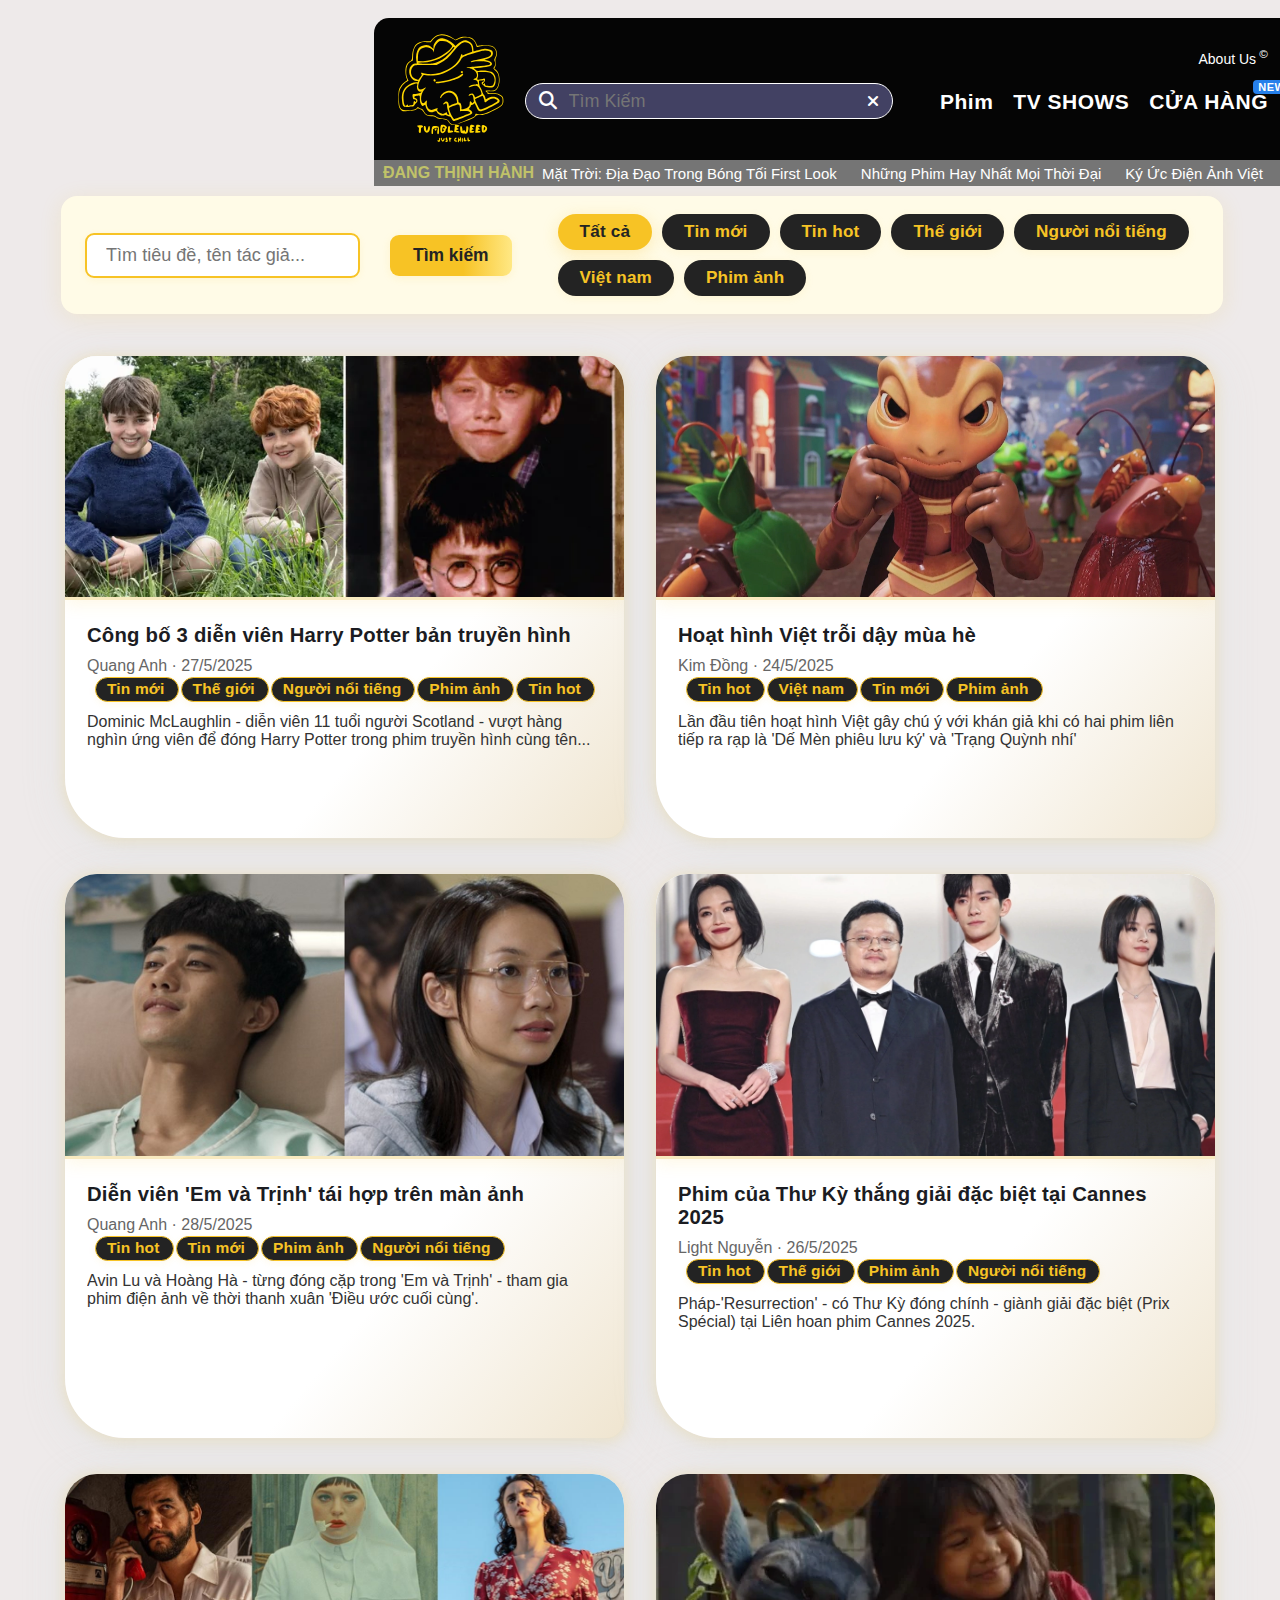
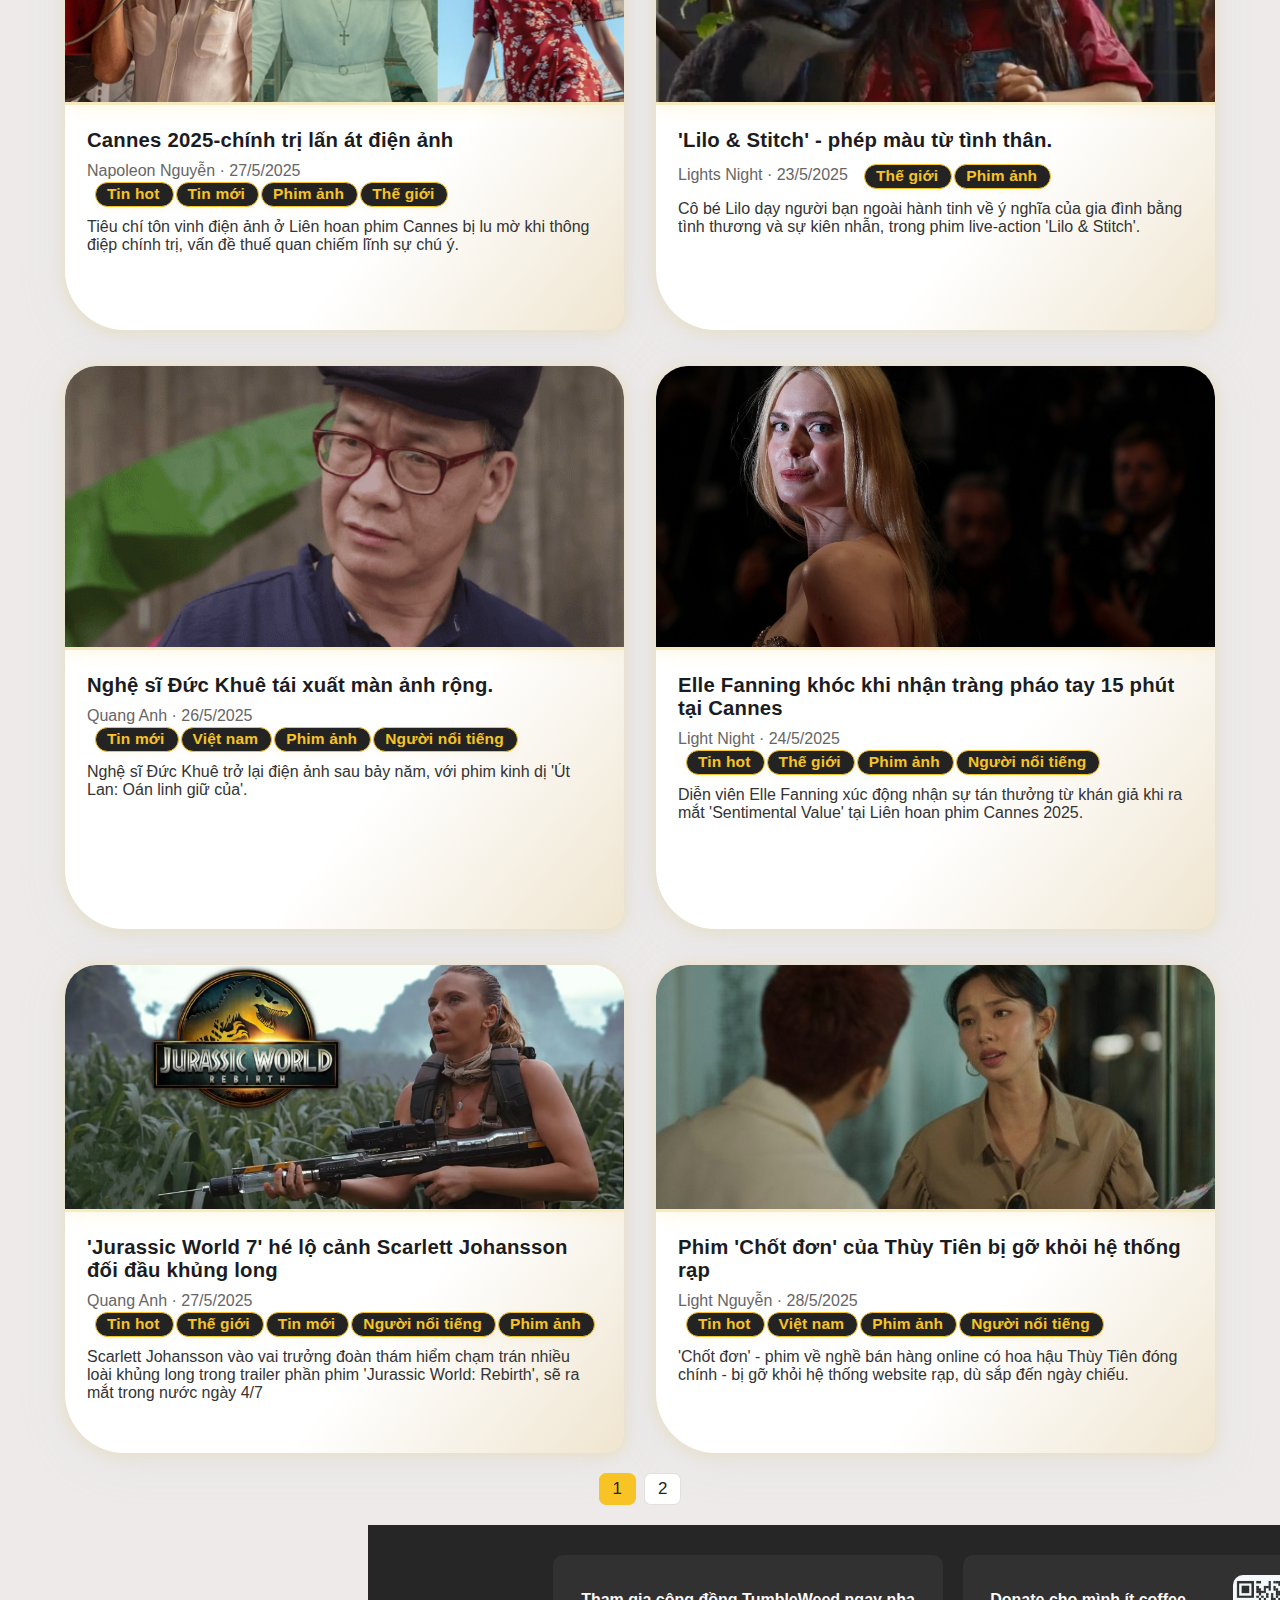
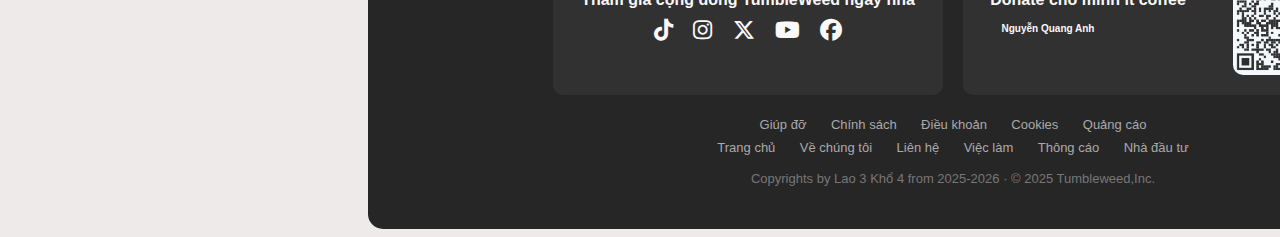
<file: tintuc.html>
<!DOCTYPE html>
<html lang="vi">
<head>
  <meta charset="UTF-8">
  <title>TV Shows</title>
  <link rel="stylesheet" href="https://cdnjs.cloudflare.com/ajax/libs/font-awesome/6.4.2/css/all.min.css"/>
  <link rel="stylesheet" href="style.css" />
  <link rel="stylesheet" href="https://cdnjs.cloudflare.com/ajax/libs/font-awesome/6.4.0/css/all.min.css">
  <link rel="stylesheet" href="https://cdnjs.cloudflare.com/ajax/libs/font-awesome/6.5.1/css/all.min.css">
</head>
<body>
    <div class="rt-header">
  <div class="rt-header-main">
    <div class="rt-header-left">
      <a href ="index.html">
      <img src="images/logo1.svg" alt="Rotten Tomatoes" class="rt-logo" />
      </a>
    </div>
    <div class="rt-header-search">
      <i class="fa fa-search"></i>
      <input type="text" placeholder="Tìm Kiếm" />
      <i class="fa fa-times rt-search-clear"></i>
    </div>
    <div class="rt-header-links">
      <a href="#">About Us<sup> ©</sup></a>
      <button id="dark-mode-toggle" class="darkmode-btn" title="Chuyển Dark mode">
        <span class="darkmode-icon">🌙</span>
        </button>
      <span id="user-menu-area"></span>
    </div>
  </div>
  <div class="rt-header-menu">
    <a href="phim.html">Phim</a>
    <a href="shows.html">TV SHOWS</a>
    <a href="store.html">CỬA HÀNG <span class="rt-menu-new">NEW</span></a>
    <a href="tintuc.html">Tin Tức</a>
    <a href="tapchi.html">Tạp Chí</a>
  </div>
  <div class="rt-trending-bar">
    <span class="rt-trending-title">ĐANG THỊNH HÀNH</span>
    <a href="#">Mặt Trời: Địa Đạo Trong Bóng Tối First Look</a>
    <a href="#">Những Phim Hay Nhất Mọi Thời Đại</a>
    <a href="#">Ký Ức Điện Ảnh Việt</a>
    <div class="rt-trending-icons">
      <a href="https://www.facebook.com/qa.13.03/"><img src="icons/facebook.svg" /></a>
      <a href="#"><img src="icons/x.svg" /></a>
      <a href="#"><img src="icons/instagram.svg" /></a>
      <a href="#"><img src="icons/tiktok.svg" /></a>
      <a href="#"><img src="icons/youtube.svg" /></a>
      <a href="#"><img src="icons/threads.svg" /></a>
    </div>
  </div>
</div>
<div class="nfeed-filter-bar">
  <input id="nfeed-search" type="text" placeholder="Tìm tiêu đề, tên tác giả...">
  <button id="nfeed-search-btn">Tìm kiếm</button>
  <div class="nfeed-categories">
    <button class="nfeed-cat-btn active" data-cat="all">Tất cả</button>
    <button class="nfeed-cat-btn" data-cat="tinmoi">Tin mới</button>
    <button class="nfeed-cat-btn" data-cat="tinhot">Tin hot</button>
    <button class="nfeed-cat-btn" data-cat="tg">Thế giới</button>
    <button class="nfeed-cat-btn" data-cat="celeb">Người nổi tiếng</button>
    <button class="nfeed-cat-btn" data-cat="vietnam">Việt nam</button>
    <button class="nfeed-cat-btn" data-cat="phimanh">Phim ảnh</button>
  </div>
</div>
<div id="nfeed-list"></div>
<div id="nfeed-pagination"></div>
<!-- Back to top -->
 <!-- Nút Back to top dạng nổi giữa trên cùng -->
<button id="backToTopBtn" title="Back to top">
  <span style="font-size: 18px; vertical-align: top;">⟲</span>
  <span style="vertical-align: top;">Trở Lại</span>
</button>
    <footer>
      <div class = "footer">
      <div class="footer-boxes">
        <div class="footer-box">
          <h3>Tham gia cộng đồng TumbleWeed ngay nha</h3>
          <div class="social-icons">
            <i class="fab fa-tiktok"></i>
            <i class="fab fa-instagram"></i>
            <i class="fab fa-x-twitter"></i>
            <i class="fab fa-youtube"></i>
            <a class href = "https://www.facebook.com/qa.13.03/"><i class="fab fa-facebook"></i></a>
          </div>
        </div>
    
        <div class="footer-box">
          <div class="footer-box-text">
          <h3>Donate cho mình ít coffee</h3>
          <h4>Nguyễn Quang Anh</h4>
          </div>
          <div class="qr-code">
            <img src="images/qr.jpg" alt="QR code" />
          </div>
        </div>
      </div>
    
      <div class="footer-links">
        <div class="footer-links-row">
          <a href="#">Giúp đỡ</a>
          <a href="#">Chính sách</a>
          <a href="#">Điều khoản</a>
          <a href="#">Cookies</a>
          <a href="#">Quảng cáo</a>
        </div>
        <div class="footer-links-row">
          <a href="#">Trang chủ</a>
          <a href="#">Về chúng tôi</a>
          <a href="#">Liên hệ</a>
          <a href="#">Việc làm</a>
          <a href="#">Thông cáo</a>
          <a href="#">Nhà đầu tư</a>
        </div>
      </div>
    
      <p class="footer-note">Copyrights by Lao 3 Khổ 4 from 2025-2026 · © 2025 Tumbleweed,Inc.</p>
      </div>
    </footer>
  <script src="shows.js"></script>
  <script src="phim.js"></script>
  <script src="admin.js"></script>
  <script src="user.js"></script>
  <script src="login.js"></script>
  <script src="store.js"></script>
  <script src="script.js"></script>
  <script src="tintuc.js"></script>
  <script src="darkmode.js"></script>
</body>
</html>
</file>
<file: style.css>
.root{
  margin: 0;
  padding: 0;
  box-sizing: border-box;
}
body {
  font-family: Arial, sans-serif;
  background: #eeeaea;
  color: #333;
  overflow-x: hidden;
  overflow-y: auto;
}
a {
  text-decoration: none;
  color: inherit;
}
img {
  max-width: 100%;
  display: block;
}

.rt-header {
  width: 100%;
  background: #050505;
  font-family: Arial, Helvetica, sans-serif;
  margin: 0;
  box-sizing: border-box;
   border-radius: 15px 15px 0 0;
  max-width: 1163px;
  position: relative;
  left: 366px;
  top: 10px;
  height: 160px;
}

/* Top Section */
.rt-header-main {
  display: flex;
  align-items: flex-start;
  justify-content: flex-start;
  max-width: 1100px;
  margin: 0 auto;
  padding: 0 18px;
  padding-top: 10px;
  gap: 24px;
  position: relative;
}

/* Logo */
.rt-header-left {
  display: flex;
  align-items: center;
  flex-shrink: 0;
}

.rt-logo {
  height: 170px;
  width: 100%;
  object-fit: cover;
  position : relative;
  right: 40px;
  bottom: 20px;
}

/* Search Bar */
.rt-header-search {
  flex: 1;
  display: flex;
  align-items: center;
  margin: 0 20px;
  background: #424163;
  border-radius: 24px;
  border: 1.5px solid #fff;
  height: 34px;
  max-width: 340px;
  min-width: 340px;
  padding: 0 13px;
  position: relative;
  top: 55px;
  right: 95px;
}
.rt-header-search i.fa-search {
  color: #fff;
  font-size: 18px;
  margin-right: 10px;
}
.rt-header-search input {
  flex: 1;
  border: none;
  background: transparent;
  color: #fff;
  font-size: 18px;
  outline: none;
}
.rt-search-clear {
  color: #fff;
  font-size: 16px;
  cursor: pointer;
  margin-left: 10px;
}

/* Right Links */
.rt-header-links {
  display: flex;
  align-items: center;
  gap: 24px;
  margin-left: 167px;
  margin-top: 10px;
  white-space: nowrap;
}
.rt-header-links a {
  color: #fff;
  text-decoration: none;
  font-size: 14px;
  font-weight: 500;
  transition: color 0.2s;
}
.rt-header-links a:hover {
  text-decoration: underline;
}

/* MENU */
.rt-header-menu {
  display: flex;
  align-items: center;
  justify-content: flex-start;
  max-width: 1163px;
  margin: 0 auto;
  padding: 12px 18px 10px 18px;
  gap: 20px;
  position: relative;
  left: 548px;
  bottom: 120px;
}
.rt-header-menu a {
  color: #fff;
  text-decoration: none;
  font-size: 21px;
  font-weight: bold;
  position: relative;
  letter-spacing: .5px;
  transition: color 0.2s;
}
.rt-header-menu a:hover {
  color: #ffd700;
  text-decoration: underline;
}
.rt-menu-new {
  background: #2680eb;
  color: #fff;
  font-size: 11px;
  border-radius: 4px;
  padding: 1px 5px;
  margin-left: 2px;
  vertical-align: super;
  position:relative;
  bottom:10px;
  right: 23px;
}

/* TRENDING BAR */
.rt-trending-bar {
  background: #757575;
  color: #fff;
  font-size: 13px;
  padding: 4px;
  display: flex;
  align-items: center;
  gap: 10px;
  flex-wrap: wrap;
  max-width: 1163px;
  box-sizing: border-box;
  position: relative;
  bottom: 84px;
  border-radius: 0 0 0 0;
}
.rt-trending-title {
  color: #c0c269;
  font-weight: bold;
  margin-right: 3px;
  position: relative;
  left: 5px;
  font-size: 16px;
}
.rt-trending-bar a {
  color: #fff;
  text-decoration: none;
  margin-right: 14px;
  font-size: 15px;
  transition: text-decoration 0.2s;
  white-space: nowrap;
}
.rt-trending-bar a:hover {
  text-decoration: underline;
}
.rt-trending-icons {
  margin-left: auto;
  gap: 2px;
  display: flex;
  align-items: center;
}
.rt-trending-icons img {
  width: 16px;
  height: 16px;
  filter: brightness(0) invert(1) opacity(0.8);
  transition: opacity 0.2s;
}
.rt-trending-icons a:hover img {
  opacity: 1;
}

/* Responsive */
@media (max-width: 1200px) {
  .rt-header-main,
  .rt-header-menu {
    max-width: 99vw;
    padding: 0 6px;
  }
}
@media (max-width: 900px) {
  .rt-header-main, .rt-header-menu {
    flex-direction: column;
    align-items: stretch;
    gap: 10px;
  }
  .rt-header-search {
    max-width: 100%;
    margin: 0 0 8px 0;
  }
  .rt-header-links {
    margin-left: 0;
    justify-content: flex-end;
  }
}

/* SLIDES */
.highlight-wrapper {
  display: flex;
  flex-wrap: wrap;
  gap: 25px;
  margin: 30px auto;
  max-width: 1140px;
  justify-content: center;
  align-items: flex-start;
}

.left-slider,
.slider-wrapper.left-slider {
  position: relative;
  width: 31.4%;
  min-width: 200px;
  max-width: 360px;
  left: -10px;
  aspect-ratio: 2/3;
  min-height: 320px;
  overflow: hidden;
  border-radius: 12px;
  background: #222;
  display: flex;
  align-items: center;
  justify-content: center;
}

.left-slider img,
.slider-wrapper.left-slider img {
  width: 100%;
  height: 100%;
  aspect-ratio: 2/3;
  object-fit: cover;
  border-radius: 12px;
  transition: opacity 0.5s cubic-bezier(.4,0,.2,1), transform 0.4s cubic-bezier(.4,0,.2,1);
  box-shadow: 0 2px 10px 0 rgba(0,0,0,.13);
  position: absolute;
  top: 0; left: 0;
}

.right-block {
  flex: 1;
  min-width: 0;
}

.main-slide-container.slider-wrapper {
  position: relative;
  width: 100%;
  aspect-ratio: 3/1;
  min-height: 220px;
  margin-bottom: 10px;
  left: -31px;
  border-radius: 12px;
  overflow: hidden;
  background: #222;
}

.main-slide-container.slider-wrapper img {
  width: 100%;
  height: 100%;
  aspect-ratio: 3/1;
  object-fit: cover;
  border-radius: 12px;
  position: absolute;
  top: 0; left: 0;
  transition: opacity 0.5s cubic-bezier(.4,0,.2,1), transform 0.4s cubic-bezier(.4,0,.2,1);
}

.slide-img {
  position: absolute;
  top: 0; left: 0;
  width: 100%;
  height: 100%;
  object-fit: cover;
  border-radius: 10px;
  opacity: 0;
  z-index: 1;
  transform: translateX(50px);
  transition: opacity 0.5s cubic-bezier(.4,0,.2,1), transform 0.5s cubic-bezier(.4,0,.2,1);
}

.slide-img.active {
  opacity: 1;
  z-index: 2;
  transform: translateX(0);
}

.slide-img.to-left {
  opacity: 0;
  transform: translateX(-50px);
  z-index: 1;
}

.slide-img.to-right {
  opacity: 0;
  transform: translateX(50px);
  z-index: 1;
}

/* Buttons */
.nav-btns-abs {
  position: absolute;
  top: 50%;
  transform: translateY(-25%);
}
.nav-btns-abs.left { left: 10px; }
.nav-btns-abs.right { right: 10px; }
.nav-btns-abs button {
  background: rgba(0, 0, 0, 0.5);
  color: white;
  font-size: 20px;
  border: none;
  width: 40px;
  height: 40px;
  border-radius: 50%;
  display: flex;
  align-items: center;
  justify-content: center;
  cursor: pointer;
}

/* Poster pair */
.poster-pair {
  display: flex;
  position: relative;
  gap: 6px;
  top: -1.75px;
  left: -30px;
}
.poster-item {
  flex: 1;
  position: relative;
}
.poster-item img {
  width: 100%;
  aspect-ratio: 2 / 1.31;  
  border-radius: 10px;
  object-fit: cover;
  transition: color 0.16s, transform 0.16s;
}
.caption {
  position: absolute;
  bottom: 0;
  left: 0;
  padding: 8px 12px;
  background: rgba(0, 0, 0, 0.6);
  color: #fff;
  font-size: 13px;
  border-bottom-left-radius: 10px;
  border-bottom-right-radius: 10px;
  transition: color 0.16s, transform 0.16s;
}
.caption:hover {
  color: #ffe066;
}

/* upnext */
.upnext-section {
  background: #181818;
  color: #fff;
  border-radius: 16px;
  padding: 1.5rem 1rem;
  width: 245px;
  min-width: 245px;
  font-family: Arial, sans-serif;
  margin-left: 0;
  margin-right: 5vw;
  flex-shrink: 0;
  box-shadow: 0 2px 16px rgba(0,0,0,0.15);
  position: relative;
  right: 0;
  top: 0;
  align-self: flex-start;
  z-index: 2;
  margin-right: -308px;
  margin-left: -40px;
  height: 485px;
}

.upnext-section h2 {
  font-size: 1.2rem;
  font-weight: bold;
  color: #dfe234;
  margin-bottom: 1rem;
  position: relative;
  left: 3px;
  bottom: 5px;
}

#upnext-list {
  list-style: none;
  padding: 0;
  margin: 0;
  max-height: 445px;
  position: relative;
  bottom: 10px;
}

.upnext-item {
  display: flex;
  margin-bottom: 1.3rem;
  align-items: flex-start;
  min-height: 120px; /* Make all items equal height */
  box-sizing: border-box;
}

.upnext-thumb {
  position: relative;
  min-width: 130px;
  width: 130px;
  height: 110px;
  margin-right: 1rem;
  bottom: 0;
  flex-shrink: 0;
}

.upnext-thumb img {
  width: 130px;
  height: 110px;
  object-fit: cover;
  border-radius: 8px;
  display: block;
}

.upnext-duration {
  position: absolute;
  bottom: 5px;
  right: 5px;
  background: rgba(24,24,24,0.85);
  color: #fff;
  font-size: 0.75rem;
  padding: 2px 6px;
  border-radius: 4px;
}

.upnext-info {
  flex: 1 1 0;
  display: flex;
  flex-direction: column;
  justify-content: center;
  min-height: 110px;
  max-width: 200px;
  overflow: hidden;
}

.upnext-title {
  text-decoration: none;
  color: inherit;
  cursor: pointer;
  display: inline-block;
}

.upnext-title:hover h3,
.upnext-title:focus h3 {
  color: #ffe082;
  text-decoration: underline;
}

.upnext-info h3 {
  font-size: 1rem;
  margin: 0 0 0.25rem 0;
  font-weight: 600;
  line-height: 1.2;
  color: inherit;
  transition: color 0.2s;
  display: -webkit-box;
  -webkit-line-clamp: 2; /* Show up to 2 lines only */
  -webkit-box-orient: vertical;
  overflow: hidden;
  text-overflow: ellipsis;
}

.upnext-info p {
  font-size: 0.87rem;
  margin: 0 0 0.3rem 0;
  color: #ccc;
  display: -webkit-box;
  -webkit-line-clamp: 2; /* Show up to 2 lines only */
  -webkit-box-orient: vertical;
  overflow: hidden;
  text-overflow: ellipsis;
}

.upnext-stats {
  font-size: 0.85rem;
  color: #aaa;
  user-select: none;
  margin-top: auto;
}

.icon-btn {
  cursor: pointer;
  margin-right: 5px;
  margin-left: 3px;
  transition: color 0.2s, transform 0.1s;
  font-size: 1.07em;
  display: inline-block;
  vertical-align: middle;
}

.icon-btn:hover {
  color: #ff6f61; /* Orange-red on hover */
  transform: scale(1.18);
}

.icon-btn:active {
  color: #ffe082; /* Light yellow on click */
  transform: scale(0.95);
}

.browse-link {
  display: inline-block;
  margin-top: 0.5rem;
  color: #ffe082;
  text-decoration: none;
  font-weight: 500;
  cursor: pointer;
  transition: color 0.2s;
  position: relative;
  bottom: 15px;
}

.browse-link:hover,
.browse-link:focus {
  color: #fff;
  text-decoration: underline;
}






/* MAIN BODY */
.main-content {
  max-width: 1140px;
  margin: 40px auto 0 auto;
}
.main-content section {
  margin-bottom: 60px;
}
.main-content h2 {
  font-size: 20px;
  margin-bottom: 10px;
  padding-left: 10px;
}






/* CSS cho nút Back to Top */
#backToTopBtn {
  display: none;
  position: fixed;
  top: 24px; /* Khoảng cách từ trên xuống */
  left: 50%;
  transform: translateX(-50%);
  z-index: 9999;
  border: none;
  outline: none;
  background: #f5f5f5;
  color: #111;
  font-size: 16px;
  font-family: inherit;
  padding: 8px 24px;
  border-radius: 20px;
  box-shadow: 0 2px 8px rgba(0,0,0,0.08);
  cursor: pointer;
  transition: background 0.2s, color 0.2s;
}
#backToTopBtn:hover {
  background: #ffe082;
  color: #222;
}






/* FOOTER */
.footer {
  background: #272626;
  color: #faf8f8;
  padding: 30px 20px;
  font-family: Arial, sans-serif;
  position: relative;
  left: 360px;
  max-width: 1130px;
  border-radius: 0 0 15px 15px;

}

.footer-signin {
  text-align: center;
  margin-bottom: 30px;
}

.footer-signin button {
  background: #f5c518;
  border: none;
  padding: 10px 20px;
  color: #111;
  font-weight: bold;
  border-radius: 20px;
  cursor: pointer;
}

.footer-boxes {
  display: flex;
  justify-content: center;
  gap: 20px;
  margin-bottom: 20px;
  flex-wrap: wrap;
}

.footer-box {
  background: rgba(255, 255, 255, 0.05);
  padding: 20px;
  border-radius: 10px;
  text-align: center;
  width: 350px;
  height: 100px;
  position: relative;
}

.footer-box h3 {
  display: flex;
  flex-direction:column;
  justify-content: space-between;
  align-items: flex start;
  position: relative;
  margin-bottom: 10px;
  font-size: 16px;
}
.footer-box h4{
  display: flex;
  flex-direction:column;
  justify-content: space-between;
  align-items: flex start;
  position: relative;
  margin-bottom: 10px;
  font-size: 10px;
  margin-right: 80px;
}
.footer-box-text{
  margin-right: 140px;
}

.social-icons i {
  font-size: 22px;
  margin: 0 8px;
  cursor: pointer;
}

.qr-code img {
  position: absolute;
  right: 20px;
  bottom: 20px;
  width: 100px;
  height: 100px;
  border-radius: 10px;
}

.footer-links {
  text-align: center;
  margin: 15px 0;
}

.footer-links-row {
  margin: 5px 0;
}

.footer-links-row a {
  color: #aaa;
  margin: 0 10px;
  text-decoration: none;
  font-size: 13px;
}

.footer-links-row a:hover {
  text-decoration: underline;
}

.footer-note {
  text-align: center;
  font-size: 13px;
  color: #777;
  margin-top: 15px;
}












/*celeb*/
.celeb-section {
  padding: 20px;
  margin-left: -30px;
}

.celeb-section h2 {
  color: #0e0d0d;
  margin-bottom: 10px;
  margin-left: -8px;
}

.celeb-slider {
  position: relative;
  overflow: hidden;
  background: #faf6f6;
  padding: 20px;
  border-radius: 10px;
}

/* Container celeb */
.celeb-wrapper {
  position: relative;
  max-width: 800px;
  margin: 0 auto;
  overflow: hidden;
  background: #f8f8f8;
  border-radius: 10px;
  padding: 20px;
}



/* Track celeb */
.celeb-track {
  display: flex;
  transition: transform 0.4s ease;
}




/* Item celeb */
.celeb-item {
  flex: 0 0 150px;
  margin-right: 30px;
  text-align: center;
}

.celeb-item img {
  width: 150px;
  height: 150px;
  object-fit: cover;
  border-radius: 50%;
  transition: transform 0.3s ease;
}

.celeb-item:hover img {
  transform: scale(1.1);
}





/* NÚT PREV/NEXT */
.nav-btns-abs {
  position: absolute;
  top: 50%;
  transform: translateY(-50%);
  background: rgba(0, 0, 0, 0.5);
  color: white;
  border: none;
  border-radius: 50%;
  width: 36px;
  height: 36px;
  font-size: 20px;
  display: flex;
  justify-content: center;
  align-items: center;
  cursor: pointer;
  z-index: 10;
  transition: background 0.3s ease;
}

.nav-btns-abs:hover {
  background: rgba(0, 0, 0, 0.8);
}

.nav-btns-abs.left {
  left: 10px;
}

.nav-btns-abs.right {
  right: 10px;
}

/* Đảm bảo nút không bị cắt */
.celeb-wrapper {
  overflow: visible;
}

.celeb-wrapper::before,
.celeb-wrapper::after {
  content: "";
  position: absolute;
  top: 0; bottom: 0;
  width: 18px;
  background: #f8f8f8;
  z-index: 5;
}
.celeb-wrapper::before { left: 0; }
.celeb-wrapper::after { right: 0; }
.more-recommend {
  text-align: right;
  margin-top: 10px;  /* hoặc khoảng cách bạn muốn so với celeb */
}

.more-recommend a {
  color: #1da1f2; /* hoặc màu xanh IMDb: #54b9f3 */
  text-decoration: none;
  font-weight: bold;
  transition: color 0.3s ease;
}

.more-recommend a:hover {
  color: #0a8cd8;
  text-decoration: underline;
}





/*top10*/
.top10-section {
  position: relative;
  margin-left: -30px;
}
.top10-section h2 {
  margin-left: 11px; /* dịch sang phải 30px */
  margin-bottom: 20px;
}

.top10-list-wrapper {
  overflow: hidden;
  width: 100%;
  max-width: 1128px;
  margin-left: 20px;
}

.top10-list {
  display: flex;
  gap: 20px;
  transition: transform 0.5s ease;
}

.top10-item {
  width: 200px;
  box-sizing: border-box;
  flex: none;
  background: #181717;
  color: #fff;
  border-radius: 8px;
  overflow: hidden;
  position: relative;
  flex-shrink: 0;
}

.top10-item img {
  width: 100%;
  height: auto;
  display: block;
  transition: transform 0.3s ease, filter 0.3s ease;
}

.bookmark-icon {
  position: absolute;
  top: 8px;
  right: 8px;
  background: rgba(228, 225, 225, 0.5);
  color: rgb(26, 24, 24);
  padding: 4px;
  border-radius: 50%;
  font-size: 14px;
  cursor: pointer;
  transition: transform 0.3s;
}

.bookmark-icon:hover {
  transform: scale(1.2);
}

.top10-info {
  padding: 8px;
  font-size: 14px;
  display: flex;
  flex-direction: column;
  align-items: center;
}
.badge-icon {
  position: absolute;
  top: 8px;
  left: 8px;
  background: rgba(0,0,0,0.7);
  color: white;
  width: 24px;
  height: 24px;
  border-radius: 4px;
  font-size: 14px;
  display: flex;
  align-items: center;
  justify-content: center;
  transition: transform 0.3s, background 0.3s;
}

.top10-item {
  position: relative; /* để absolute hoạt động trong item */
}

.badge-icon:hover {
  background: rgba(167, 42, 42, 0.9);
  color: black;
  transform: scale(1.1);
}

.top10-buttons {
  display: flex;
  justify-content: space-around;
  padding: 8px;
  background: #333;
}

.top10-buttons button {
  background: #444;
  color: #fff;
  border: none;
  padding: 4px 8px;
  border-radius: 4px;
  cursor: pointer;
  font-size: 12px;
  transition: background 0.3s;
}

.top10-buttons button:hover {
  background: #666;
}

.top10-nav {
  position: absolute;
  top: 50%;
  transform: translateY(-50%);
  background: rgba(0,0,0,0.6);
  color: white;
  border: none;
  width: 40px;
  height: 40px;
  border-radius: 50%;
  font-size: 18px;
  cursor: pointer;
  z-index: 1;
  text-align: center;
  line-height: 40px;
}

.top10-nav.left {
  left:19px;
}

.top10-nav.right {
  right: 19px;
}

.top10-nav:hover {
  background: rgba(0,0,0,0.9);
}




/*đề xuất*/
.featured-section {
  position: relative;
  margin: 40px auto;
  max-width: 950px;
  margin-left: -8px;
}

.featured-section h2 {
  color: #0e0d0d;
  font-size: 24px;
  margin-bottom: 15px;
  margin-left: -10px;
}

.featured-wrapper {
  overflow: hidden;
  border-radius: 10px;
  width: 950px;
  max-width: 100%;
}

.featured-list {
  display: flex;
  flex-wrap: nowrap;
  transition: transform 0.5s ease;
  gap: 10px;
  width: fit-content;
}

.featured-item {
  display: flex;
  flex-direction: column;
  flex: none;
  width: 445px;
  border-radius: 10px;
  overflow: hidden;
}

.featured-item img {
  width: 100%;
  height: auto;
  max-height: 240px;
  object-fit: cover;
  border-radius: 10px;
  flex-shrink: 0;
}
.featured-caption {
  display: block;
  width: 100%;
  padding: 8px;
  box-sizing: border-box;
}

.featured-title {
  color: rgb(209, 206, 50);
  font-size: 16px;
  font-weight: 500;
  margin-bottom: 4px; /* thêm khoảng cách giữa title và link */
}

.featured-link {
  color: #55a0ff; /* xanh IMDb */
  font-size: 14px;
  text-decoration: none;
}

.featured-link:hover {
  text-decoration: underline;
}
.featured-item {
  position: relative;
}

.featured-tag {
  position: absolute;
  bottom: 80px;
  left: 8px;
  background: rgba(0,0,0,0.6);
  color: white;
  padding: 4px 8px;
  font-size: 14px;
  border-radius: 4px;
  display: flex;
  align-items: center;
  gap: 4px;
  transition: transform 0.3s, background 0.3s;
}
.featured-tag:hover {
  background: rgba(255, 255, 255, 0.8);
  color: black;
  transform: scale(1.1);
}
.featured-tag i{
  font-size: 14px;
}

.featured-nav {
  position: absolute;
  top: 50%;
  transform: translateY(-50%);
  background: rgba(0,0,0,0.5);
  color: white;
  border: none;
  width: 40px;
  height: 40px;
  border-radius: 50%;
  font-size: 20px;
  cursor: pointer;
  z-index: 1;
  text-align: center;
  line-height: 40px;
}

.featured-nav.left {
  left: 5px;
}

.featured-nav.right {
  right: 5px;
}

.featured-nav:hover {
  background: rgba(0,0,0,0.8);
}


/*phòng vé*/
.boxoffice-section {
  margin: 40px 0;
  position: relative;
  bottom: 10px;
}

.boxoffice-section h2 {
  font-size: 20px;
  color: #333;
  display: flex;
  align-items: center;
  margin-left: -15px;
}

.boxoffice-section .icon {
  color: orange;
  margin-right: 10px;
  margin-bottom: 1px;
}

.weekend {
  font-size: 14px;
  color: gray;
  margin-bottom: 20px;
}

.boxoffice-list {
  display: grid;
  grid-template-columns: 1fr 1fr;
  gap: 30px;
}

.boxoffice-item {
  background: #f9f9f9;
  padding: 15px;
  border-radius: 8px;
  display: flex;
  align-items: center;
  font-size: 14px;
  margin-left: -13px;
}

.boxoffice-item .rank {
  font-weight: bold;
  margin-right: 10px;
}

.boxoffice-item .icon {
  margin-right: 8px;
  color: #555;
  margin-bottom: 0px;
}

.boxoffice-item .movie-title {
  flex: 1;
  margin-bottom: 0px;
}

.boxoffice-item .gross {
  font-weight: bold;
  color: #444;
}
.boxoffice-item:hover {
  background: #eee;
  cursor: pointer;
  transform: translateY(-2px);
  transition: all 0.3s ease;
}

.boxoffice-item:hover .icon {
  color: orange;
  transform: scale(1.2);
}

.boxoffice-item:hover .movie-title {
  color: #000;
  font-weight: bold;
}



/*lựa chọn từ danh sách xem*/
.watchlist-full {
  max-width: 1050px;
  margin: 36px auto 40px auto;
  background: #fff;
  border-radius: 16px;
  box-shadow: 0 4px 28px #23232312;
  padding: 36px 0 38px 0;
  position: relative;
  right: 10px;
}
.watchlist-header {
  display: flex;
  align-items: center;
  font-size: 1.35em;
  font-weight: bold;
  margin: 0 0 22px 44px;
  color: #232323;
}
.highlight-line {
  width: 4px;
  height: 26px;
  background: #ffbc0a;
  display: inline-block;
  margin-right: 13px;
  border-radius: 3px;
}
.watchlist-title {
  font-weight: 800;
  letter-spacing: 0.5px;
}
.movieapp-list-grid {
  display: flex;
  flex-wrap: wrap;
  gap: 18px;
  padding: 0 36px;
  justify-content: flex-start;
}
.movieapp-account-card {
  width: 110px;
  display: flex;
  flex-direction: column;
  align-items: center;
  position: relative;
}
.movieapp-account-card-img {
  width: 100%;
  border-radius: 10px;
  box-shadow: 0 2px 12px #23232318;
  margin-bottom: 7px;
  aspect-ratio: 110/154;
  object-fit: cover;
  background: #f7f7f7;
}
.movieapp-account-card-title {
  font-size: 0.98em;
  color: #232323;
  text-align: center;
  margin-top: 2px;
}
.movieapp-account-card-meta {
  font-size: 0.95em;
  color: #888;
  text-align: center;
}
.movieapp-account-card-remove {
  position: relative;
  left: 2px;
  top: 2px;
  background: #fff;
  border: none;
  border-radius: 50%;
  color: #ff4747;
  font-weight: bold;
  width: 24px;
  height: 24px;
  cursor: pointer;
  box-shadow: 0 1px 6px #23232316;
  font-size: 1.15em;
  transition: background 0.13s, color 0.13s;
}
.movieapp-account-card-remove:hover {
  background: #ff4747;
  color: #fff;
}
.watchlist-carousel-wrap {
  position: relative;
  padding: 0 38px;
}
.watchlist-carousel {
  display: flex;
  overflow-x: hidden;
  scroll-behavior: smooth;
  gap: 22px;
  padding-bottom: 5px;
}
.watchlist-carousel::-webkit-scrollbar {
  height: 8px;
  background: #f6f6f6;
}
.watchlist-carousel::-webkit-scrollbar-thumb {
  background: #eee;
  border-radius: 6px;
}
.movieapp-account-card {
  min-width: 210px;
  max-width: 210px;
  flex: 0 0 210px;
  margin: 0;
  /* các style card như bạn đã dùng */
}
.carousel-btn {
  position: absolute;
  top: 50%;
  transform: translateY(-50%);
  z-index: 2;
  background: #fff;
  border: none;
  border-radius: 50%;
  box-shadow: 0 2px 10px #23232318;
  width: 38px;
  height: 38px;
  font-size: 1.6em;
  color: #ffbc0a;
  cursor: pointer;
  transition: background 0.14s;
  display: flex;
  align-items: center;
  justify-content: center;
}
.carousel-btn:active {
  background: #ffbc0a22;
}
.carousel-btn.left {
  left: 0;
}
.carousel-btn.right {
  right: 0;
}
@media (max-width: 700px) {
  .movieapp-account-card {
    min-width: 145px;
    max-width: 145px;
    flex: 0 0 145px;
  }
  .watchlist-carousel-wrap {padding:0 7px;}
}


/*fan bình chọn*/
.fan-voted {
  position: relative;
  margin-left: -31px;
  top: 10px;
}
.fan-voted h2 {
  position: relative;
  right: -7px;
  bottom: 10px;
}

.fan-list-wrapper {
  overflow: hidden;
  width: 100%;
  max-width: 1128px;
  margin-left: 18px;
}

.fan-list {
  display: flex;
  gap: 20px;
  transition: transform 0.5s ease;
}

.fan-item {
  width: 200px;
  box-sizing: border-box;
  flex: none;
  background: #181717;
  color: #fff;
  border-radius: 8px;
  overflow: hidden;
  position: relative;
  flex-shrink: 0;
}

.fan-item img {
  width: 100%;
  height: auto;
  display: block;
  transition: transform 0.3s ease, filter 0.3s ease;
}

.bookmark-icos {
  position: absolute;
  top: 8px;
  right: 8px;
  background: rgba(228, 225, 225, 0.5);
  color: rgb(26, 24, 24);
  padding: 4px;
  border-radius: 50%;
  font-size: 14px;
  cursor: pointer;
  transition: transform 0.3s;
}

.bookmark-icos:hover {
  transform: scale(1.2);
}

.fan-info {
  padding: 8px;
  font-size: 14px;
  display: flex;
  flex-direction: column;
  align-items: center;
}
.badge-icos {
  position: absolute;
  top: 8px;
  left: 8px;
  background: rgba(0,0,0,0.7);
  color: white;
  width: 24px;
  height: 24px;
  border-radius: 4px;
  font-size: 14px;
  display: flex;
  align-items: center;
  justify-content: center;
  transition: transform 0.3s, background 0.3s;
}

.fan-item {
  position: relative; /* để absolute hoạt động trong item */
}

.badge-icos:hover {
  background: rgba(167, 42, 42, 0.9);
  color: black;
  transform: scale(1.1);
}

.fan-buttons {
  display: flex;
  justify-content: space-around;
  padding: 8px;
  background: #333;
}

.fan-buttons button {
  background: #444;
  color: #fff;
  border: none;
  padding: 4px 8px;
  border-radius: 4px;
  cursor: pointer;
  font-size: 12px;
  transition: background 0.3s;
}

.fan-buttons button:hover {
  background: #666;
}

.fan-nav {
  position: absolute;
  top: 50%;
  transform: translateY(-50%);
  background: rgba(0,0,0,0.6);
  color: white;
  border: none;
  width: 40px;
  height: 40px;
  border-radius: 50%;
  font-size: 18px;
  cursor: pointer;
  z-index: 1;
  text-align: center;
  line-height: 40px;
}

.fan-nav.left {
  left:19px;
}

.fan-nav.right {
  right: 19px;
}

.fan-nav:hover {
  background: rgba(0,0,0,0.9);
}


/*truyền thông dc*/
.popular-interests {
  padding: 20px;
  background-color: #f8eeee;
  color: #141414;
  font-family: Arial, sans-serif;
  border-radius:20px;
  position: relative;
  top: 20px;
  right: 8px;
  width: 1080px;
}
.pi-title {
  font-size: 24px;
  margin-bottom: 10px;
  display: flex;
  align-items: center;
}

.pi-title::after {
  content: '>';
  margin-left: 10px;
  color: rgb(10, 10, 10);
}

.pi-slider-wrapper {
  position: relative;
  display: flex;
  align-items: center;
  color: #f1eeee;
  border: none;
}

.pi-scroll-container {
  display: flex;
  overflow-x: auto;
  scroll-behavior: smooth;
  gap: 16px;
  scroll-snap-type: x mandatory;
  padding: 10px 40px;
  flex: 1;
  scrollbar-width: none; /* Firefox */
  -ms-overflow-style: none;  /* IE/Edge */
}

.pi-card {
  background-color: #1a1a1a;
  border-radius: 8px;
  width: 320px;
  flex-shrink: 0;
  scroll-snap-align: start;
  overflow: hidden;
  box-shadow: 0 2px 8px rgba(0,0,0,0.5);
  transition: transform 0.3s ease, box-shadow 0.3s ease;
  border: none
}

.pi-card:hover {
  transform: scale(1.08);
  box-shadow: 0 4px 12px rgba(255,255,255,0.3);
}

.pi-card img {
  width: 100%;
  height: 140px;
  object-fit: cover;
}

.pi-card p {
  margin: 0;
  padding: 10px;
  background-color: #5e5757;
  font-weight: bold;
  text-align: center;
}

.pi-nav-button {
  position: absolute;
  top: 50%;
  transform: translateY(-50%);
  background: rgba(192, 42, 42, 0.1);
  border: none;
  color: #201f1f;
  font-size: 24px;
  padding: 8px 8px;
  cursor: pointer;
  z-index: 1;
  transition: background 0.3s ease;
  border-radius: 10px;
}

.pi-nav-button:hover {
  background: rgba(255, 255, 255, 0.3);
}

.pi-left {
  left: -40px;;
}

.pi-right {
  right: -40px;
}


/*lựa chọn biên tập viên*/
.editor-choice-section {
  position: relative;
  margin: 40px auto;
  max-width: 1125px;
  margin-left: -20px;
  margin-top: 20px;
  margin-bottom: 10px;
  top: 20px;
}

.editor-choice-section h2 {
  color: #111;
  font-size: 24px;
  margin-bottom: 18px;
}

.editor-choice-wrapper {
  overflow: hidden;
  border-radius: 10px;
  width: 1125px;
  max-width: 100%;
  margin-left: 7px;
}

.editor-choice-list {
  display: flex;
  flex-wrap: nowrap;
  transition: transform 0.5s ease;
  gap: 10px;
  width: fit-content;
}

.editor-choice-item {
  display: flex;
  flex-direction: column;
  flex: none;
  width: 445px;
  border-radius: 10px;
  overflow: hidden;
  position: relative;
}

.editor-choice-item img {
  width: 100%;
  height: auto;
  max-height: 240px;
  object-fit: cover;
  border-radius: 10px;
  flex-shrink: 0;
}

.editor-choice-caption {
  padding: 8px;
  box-sizing: border-box;
}

.editor-choice-title {
  color: #ffd700;
  font-size: 16px;
  font-weight: 500;
  margin-bottom: 4px;
}

.editor-choice-link {
  color: #55a0ff;
  font-size: 14px;
  text-decoration: none;
}

.editor-choice-link:hover {
  text-decoration: underline;
}

.editor-choice-tag {
  position: absolute;
  bottom: 268px;
  left: 3px;
  background: rgba(0,0,0,0.6);
  color: white;
  padding: 4px 8px;
  font-size: 15px;
  border-radius: 4px;
  display: flex;
  align-items: center;
  gap: 2px;
  transition: transform 0.3s, background 0.3s;
}

.editor-choice-tag:hover {
  background: rgba(255, 255, 255, 0.8);
  color: black;
  transform: scale(1.1);
}

.editor-choice-tag i {
  font-size: 15px;
}
.editor-choice-tat {
  position: absolute;
  bottom: 60px;
  left: 8px;
  background: rgba(0,0,0,0.6);
  color: white;
  padding: 4px 8px;
  font-size: 15px;
  border-radius: 4px;
  display: flex;
  align-items: center;
  gap: 2px;
  transition: transform 0.3s, background 0.3s;
}
.editor-choice-tat:hover {
  background: rgba(255, 255, 255, 0.8);
  color: black;
  transform: scale(1.1);
}
.editor-choice-tat i {
  font-size: 18px;
}
.editor-choice-nav {
  position: absolute;
  top: 50%;
  transform: translateY(-50%);
  background: rgba(0,0,0,0.5);
  color: white;
  border: none;
  width: 40px;
  height: 40px;
  border-radius: 50%;
  font-size: 20px;
  cursor: pointer;
  z-index: 1;
  text-align: center;
  line-height: 40px;
}

.editor-choice-nav.left {
  left: 5px;
}

.editor-choice-nav.right {
  right: -10px;
}

.editor-choice-nav:hover {
  background: rgba(0,0,0,0.8);
}


/*coming soon*/
.upcoming-movies-section {
  max-width: 1350px;
  margin: 40px auto;
  background: #eeeaea;
  padding: 0;
  border-radius: 20px;
  position: relative;
  margin-left: -38px;
  width: 1160px;
  overflow: hidden;
  top: 20px;
}
.upcoming-header {
  margin-left: 10px;
  margin-bottom: 0px;
}
.coming-icon {
  display: inline-block;
  margin-right: 10px;
  color: #fbbf24; /* màu vàng nổi bật, bạn có thể đổi */
  font-size: 1.2em; /* hoặc to hơn nếu muốn */
}
.upcoming-header h2 {
  display: flex;
  align-items: center;
  gap: 0px;
  font-size: 24px;
}
.upcoming-subtitle {
  color: #131212;
  margin-left: 20px;
  margin-bottom: 22px;
  margin-top: 4px;
  font-size: 1.1rem;
}
.upcoming-movie-row {
  display: flex;
  align-items: center;
  gap: 10px;
  padding: 0 60px;
  position: relative;
  overflow: hidden;
  margin-left: -45px;
  width:1129px;
}
.upcoming-movie-card {
  background: #181818;
  border-radius: 18px;
  width: 400px;
  min-width: 400px;
  max-width: 400px;
  height: 360px;
  display: flex;
  flex: 0 0 400px;
  flex-direction: column;
  box-shadow: 0 2px 16px #0006;
  transition: transform 0.19s;
  position: relative;
  justify-content: flex-start;
}
.upcoming-thumbnail {
  width: 100%;
  height: 100% !important; /* hoặc chiều cao bạn muốn */
  overflow: hidden;
  border-top-left-radius: 18px;
  border-top-right-radius: 18px;
  background: #222;
  position: relative;
  display: flex;
  align-items: flex-end;
}
.upcoming-thumbnail img {
  width: 100%;
  height: 100%;
  object-fit: cover;
  object-position: center;
  display: block;
  background: #222;
}
.upcoming-thumbnail:hover img {
  filter: brightness(1.2);
  opacity: 0.88;
}

.upcoming-play-btn {
  position: absolute;
  bottom: 10px;
  left: 13px;
  background: #ffe066;
  border: none;
  border-radius: 50%;
  width: 32px;
  height: 32px;
  color: #222;
  cursor: pointer;
  z-index: 3;
  display: flex;
  align-items: center;
  justify-content: center;
  box-shadow: 0 1px 8px #0002;
  transition: background 0.16s, color 0.16s, transform 0.14s;
  padding: 0;
}
/* Biểu tượng play căn giữa tuyệt đối trong nút */
.upcoming-play-btn::before {
  content: '';
  display: block;
  width: 0;
  height: 0;
  border-left: 12px solid #222;
  border-top: 7px solid transparent;
  border-bottom: 7px solid transparent;
  margin-left: 2px; /* căn giữa hoàn hảo */
}
.upcoming-play-btn:active {
  background: #ffd700;
  transform: scale(0.93);
}
.upcoming-duration {
  position: absolute;
  bottom: 10px;
  left: 50px;
  background: #000b;
  color: #fff;
  font-size: 1.12rem;
  padding: 4px 13px 4px 11px;
  border-radius: 9px;
  z-index: 2;
  font-weight: 500;
  letter-spacing: 1px;
}
.upcoming-movie-info {
  flex: 1;
  display: flex;
  flex-direction: column;
  justify-content: flex-end;
  padding: 22px 22px 13px 22px;
}
.upcoming-date {
  font-size: 1.07rem;
  color: #e2c063;
  font-weight: 500;
  letter-spacing: 1px;
  margin-bottom: 7px;
  display: block;
}
.upcoming-title {
  font-size: 1.17rem;
  font-weight: 700;
  color: #fff;
  line-height: 1.3;
  margin-bottom: 5px;
}
.upcoming-tickets-link {
  display: inline-block;
  margin: 2px 0 13px 0;
  color: #2fa2ff;
  text-decoration: none;
  font-size: 1.07rem;
  transition: text-decoration 0.14s;
}
.upcoming-tickets-link:hover {
  text-decoration: underline;
}
.upcoming-reactions {
  display: flex;
  gap: 16px;
  color: #ccc;
  font-size: 1.12rem;
  margin-top: 7px;
}
.upcoming-like, .upcoming-love {
  transition: color 0.16s, transform 0.16s;
  cursor: pointer;
  user-select: none;
}
.upcoming-like:hover {
  color: #ffe066;
  transform: scale(1.12);
}
.upcoming-love:hover {
  color: #ff6f91;
  transform: scale(1.12);
}

/* Nút next/prev vị trí tuyệt đối trong section, nằm ngoài .upcoming-movie-row */
.upcoming-arrow {
  position: absolute;
  top: calc(50% + 10px); /* căn giữa so với card (có thể điều chỉnh lại nếu cần) */
  transform: translateY(-50%);
  background: #232323;
  color: #fff;
  border: none;
  font-size: 2.1rem;
  width: 48px;
  height: 62px;
  cursor: pointer;
  z-index: 1010;
  box-shadow: 0 2px 8px #0004;
  display: flex;
  align-items: center;
  justify-content: center;
  opacity: 0.96;
  transition: background 0.16s, opacity 0.18s, transform 0.11s;
  padding: 0;
  border-radius: 0;
}
.upcoming-arrow.hide {
  display: none !important;
}
.upcoming-arrow-left {
  /* Sát vào mép trái card đầu tiên */
  left: 0px; /* 60px là padding-left của .upcoming-movie-row, 24px = 48px/2 để nút ốp nửa vào card */
  border-top-left-radius: 14px;
  border-bottom-left-radius: 14px;
}
.upcoming-arrow-right {
  /* Sát vào mép phải card cuối cùng */
  right: 0px; /* 60px là padding-right của .upcoming-movie-row, 24px = 48px/2 */
  border-top-right-radius: 14px;
  border-bottom-right-radius: 14px;
}
.upcoming-arrow:hover {
  background: #444;
  opacity: 1;
  transform: scale(1.09);
}
/* Responsive giữ sát card */
@media (max-width: 1280px) {
  .upcoming-arrow-left { left: calc(16px - 24px); }
  .upcoming-arrow-right { right: calc(16px - 24px); }
}
@media (max-width: 1000px) {
  .upcoming-arrow { display: none; }
}

@media (max-width: 1280px) {
  .upcoming-movies-section { max-width: 100vw; }
  .upcoming-movie-row { gap: 16px; }
  .upcoming-movie-card { width: 320px; min-width:320px; max-width:320px; }
  .upcoming-thumbnail { height: 175px; }
}
@media (max-width: 1000px) {
  .upcoming-movie-row { flex-direction: column; gap: 18px; padding: 0 8vw; }
  .upcoming-arrow { display: none; }
  .upcoming-movie-card { width: 100%; min-width: 0; max-width: none; }
  .upcoming-thumbnail { width: 100%; height: 46vw; max-height: 220px; }
}



/*tin tức*/
.top-news-section {
  padding: 0;
  margin: 0 auto 0 auto;
  max-width: 1600px;
  background: #edeaea;
  position: relative;
  right: 20px;
  top: 40px;
  width: 1300px;
}
.top-news-header {
  display: flex;
  align-items: center;
  margin-bottom: 10px;
  margin-left: -4px;
}
.header-highlight {
  width: 4px;
  height: 32px;
  background: #FFD600;
  position: relative;
  margin-right: 2px;
  border-radius: 2px;
}
.top-news-header h2 {
  font-size: 28px;
  font-weight: bold;
  margin: 0;
  display: flex;
  align-items: center;
  color: #222;
  position: relative;
  right: 12px;
}
.top-news-header .arrow {
  color: #aaa;
  margin-left: 8px;
  font-size: 1.7rem;
  font-weight: bold;
}
.carousel-nav {
  display: flex;
  align-items: center;
  gap: 12px;
  position: relative;
  right: 67px;

}
.carousel-btn {
  background: #181818;
  border: 1.5px solid #bbb;
  border-radius: 12px;
  color: #fff;
  font-size: 2rem;
  width: 56px;
  height: 56px;
  cursor: pointer;
  display: flex;
  align-items: center;
  justify-content: center;
  transition: border 0.2s, background 0.2s;
  z-index: 2;
}
.header-icon {
  position: relative;
  left: 2px;
}
.carousel-btn:hover {
  border: 1.5px solid #FFD600;
  background: #222;
}
.news-carousel {
  display: flex;
  align-items: flex-start;
  overflow-x: hidden;
  gap: 10px;
  flex: 1;
  scroll-behavior: smooth;
  padding-bottom: 10px;
  /* Hide native scrollbar */
  scrollbar-width: none;
  -ms-overflow-style: none;
}
.news-carousel::-webkit-scrollbar {
  display: none;
}
.news-card {
  display: flex;
  background: #eeeaea;
  border-radius: 14px;
  min-width: 420px;
  max-width: 420px;
  padding: 16px 16px 16px 0;
  align-items: flex-start;
  cursor: pointer;
}
.news-img {
  width: 105px;
  height: 135px;
  border-radius: 12px;
  object-fit: cover;
  margin-right: 18px;
  background: #222;
  flex-shrink: 0;
  transition: color 0.2s, transform 0.1s;
}
.news-img:hover {
  color: #ffe066;
  transform: scale(1.12);
}
.news-info {
  display: flex;
  flex-direction: column;
  justify-content: center;
  cursor: pointer;
}
.news-title {
  font-size: 1.15rem;
  font-weight: 500;
  color: #0f0f0f;
  margin-bottom: 10px;
  margin-top: 2px;
}
.news-meta {
  color: #111111;
  font-size: 0.95rem;
}
.news-meta span {
  color: #a7a7a7;
}
.news-categories {
  margin-top: 24px;
  display: flex;
  gap: 14px;
  justify-content: flex-start;
  position: relative;
  bottom: 20px;
}
.category-btn {
  background: #111;
  color: #fff;
  border: 2px solid #111;
  border-radius: 22px;
  padding: 7px 22px;
  font-size: 1rem;
  margin: 0;
  cursor: pointer;
  transition: border 0.2s, background 0.2s, color 0.2s;
  box-shadow: 0 2px 4px rgba(0,0,0,0.10);
}
.carousel-prev {
  position: relative;
  left: 40px; /* Đẩy nút prev ra ngoài bên trái */
}
.carousel-next {
  position: relative;
  right: 40px; /* Đẩy nút next ra ngoài bên phải */
}
.category-btn.active,
.category-btn:hover {
  border: 2px solid #FFD600;
  color: #FFD600;
  background: #181818;
}
.header-icon {
  color: #FFD600;
  font-size: 2.1rem;
  margin-right: 7px;
  display: flex;
  align-items: center;
}
.news-info .news-title {
  font-size: 1.15rem;
  font-weight: 500;
  color: #a82020;
  margin-bottom: 10px;
  margin-top: 2px;
  text-decoration: none;
  display: inline-block;
  transition: color 0.2s;
}
.news-info .news-title:hover {
  color: #FFD600;
  text-decoration: underline;
}
.news-info .news-meta {
  color: #b3b3b3;
  font-size: 0.95rem;
  text-decoration: none;
  display: inline-block;
  margin-top: 2px;
  transition: color 0.2s;
}
.news-info .news-meta:hover {
  color: #FFD600;
  text-decoration: underline;
}


/*khám phá thêm*/
.explore-more {
  background: #eeeaea;
  padding: 28px 0;
  position: relative;
  right: 20px;
  top: 40px;
}
.explore-more__header {
  display: flex;
  align-items: center;
  justify-content: space-between;
  max-width: 1200px;
  margin: 0 auto 16px auto;
  padding: 0 16px;
  position: relative;
  bottom: 13px;
}
.explore-more__title {
  font-size: 22px;
  font-weight: bold;
  color: #cebf3e;
  letter-spacing: 0.5px;
}
.explore-more__viewall {
  color: #1273dd;
  font-size: 15px;
  font-weight: 500;
  text-decoration: none;
  transition: color 0.2s;
}
.explore-more__viewall:hover {
  color: #0046b3;
  text-decoration: underline;
}
.explore-more__list {
  display: flex;
  gap: 24px;
  max-width: 1200px;
  margin: 0 auto;
  padding: 0 16px;
}
.explore-more__card {
  display: block;
  width: 270px;
  border-radius: 10px;
  overflow: hidden;
  text-decoration: none;
  color: #222;
  transition: transform 0.2s, box-shadow 0.2s;
}
.explore-more__card:hover {
  transform: translateY(-6px) scale(1.04);
  box-shadow: 0 6px 22px 0 rgba(0,0,0,0.13);
}
.explore-more__card img {
  display: block;
  width: 100%;
  height: 130px;
  object-fit: cover;
  border-bottom: 1px solid #eee;
}
.explore-more__card-title {
  padding: 14px 16px;
  font-size: 17px;
  font-weight: 500;
  text-align: left;
  color: #1a1919;
  position: relative;
  right: 13px;
  bottom: 10px;
}
@media (max-width: 950px) {
  .explore-more__list {
    flex-wrap: wrap;
    gap: 16px;
    justify-content: center;
  }
  .explore-more__card {
    width: 100%;
    max-width: 310px;
  }
}


/*vừa mới xem*/
.recently-viewed-section {
  background: #f2eeee;
  padding: 16px 18px 12px 18px;
  border-radius: 14px;
  width: 100%;
  max-width: 1340px;
  margin: 18px auto 20px auto;
  font-family: Arial, Helvetica, sans-serif;
  box-sizing: border-box;
}

.rv-title {
  font-weight: 700;
  font-size: 19px;
  margin-bottom: 10px;
  color: #111;
  position: relative;
  right: 10px;
}

.rv-list {
  display: flex;
  flex-wrap: wrap;
  gap: 10px 10px;
  padding-left: 0;
  min-height: 24px;
  margin-bottom: 10px;
  list-style: none;
}

.rv-img-item {
  display: flex;
  align-items: center;
  justify-content: center;
  background: #fff;
  border-radius: 7px;
  box-shadow: 0 2px 8px #0002;
  border: 2px solid #ececec;
  width: 194px;
  height: 280px;
  overflow: hidden;
  transition: box-shadow 0.18s, transform 0.18s;
  margin: 0;
  padding: 0;
}

.rv-img-item img {
  width: 100%;
  height: 100%;
  object-fit: cover;
  border-radius: 6px;
  transition: transform 0.18s;
  cursor: pointer;
  display: block;
}

.rv-img-item img:hover {
  transform: scale(1.09);
  box-shadow: 0 4px 14px #0003;
}

.rv-empty {
  color: #666;
  font-size: 14px;
  font-style: italic;
  margin-bottom: 5px;
  padding-left: 0;
  width: 100%;
}

.rv-clear-btn {
  background: #e7a90a;
  color: #fff;
  border: none;
  padding: 6px 18px;
  border-radius: 12px;
  font-size: 14px;
  cursor: pointer;
  font-weight: bold;
  transition: background 0.17s, color 0.17s;
  margin-top: 12px;
  margin-left: 0;
  display: inline-block;
  position: relative;
  left: 1000px;
}

.rv-clear-btn:hover {
  background: #d86c10;
  color: #fffbe9;
}


/*đăng nhập*/
.login-header {
  text-align: center;
  padding: 30px 0 0 0;
}
.login-header .rt-logo {
  width: 120px;
  height: auto;
}
.login-main {
  display: flex;
  flex-direction: column;
  align-items: center;
  min-height: 60vh;
  justify-content: center;
}
.login-box {
  background: #fff;
  border-radius: 14px;
  box-shadow: 0 4px 24px #0001;
  padding: 32px 30px 18px 30px;
  width: 100%;
  max-width: 380px;
  margin: 40px auto 30px auto;
}
.tab-header {
  display: flex;
  margin-bottom: 25px;
}
.tab-btn {
  flex: 1;
  padding: 10px 0;
  background: #f2eeee;
  border: none;
  font-size: 1.1em;
  font-weight: 600;
  cursor: pointer;
  border-radius: 12px 12px 0 0;
  transition: background .16s, color .16s;
}
.tab-btn.active {
  background: #e7a90a;
  color: #fff;
}
.form {
  display: none;
  flex-direction: column;
}
.form.active {
  display: flex;
}
.form-group {
  margin-bottom: 18px;
  display: flex;
  flex-direction: column;
}
.form-group label {
  margin-bottom: 5px;
  color: #222;
  font-weight: 600;
}
.form-group input[type="text"],
.form-group input[type="password"] {
  padding: 8px 10px;
  border-radius: 8px;
  border: 1px solid #ddd;
  font-size: 1em;
  background: #fafafa;
  transition: border .17s;
}
.form-group input:focus {
  border: 1.5px solid #e7a90a;
  outline: none;
}
.form-btn {
  padding: 10px 0;
  background: #e7a90a;
  color: #fff;
  font-weight: 700;
  border: none;
  border-radius: 9px;
  font-size: 1.1em;
  margin-bottom: 7px;
  cursor: pointer;
  transition: background .17s, color .17s;
  width: 140px;
}
.form-btn:hover {
  background: #d86c10;
  color: #fffbe9;
}
.form-message {
  margin-top: 6px;
  min-height: 20px;
  font-size: 1em;
  color: #c0392b;
  font-style: italic;
  text-align: center;
}
.form-message.success {
  color: #188d2d;
  font-weight: bold;
  font-style: normal;
}
@media (max-width: 480px) {
  .login-box { padding: 16px 5px 10px 5px; }
  .tab-header { font-size: 0.95em; }
}
.form { display: none; }
.form.active { display: flex; }
.tab-btn.active { background: #e7a90a; color: #fff; }
.user-menu { position:relative; display:inline-block;right:10px; }
#user-menu-btn { background:none; border:none; color:#e7a90a; font-weight:bold; cursor:pointer; font-size:1em; }
#user-menu-dropdown {
  display:none; position:absolute; right:0; top:100%; background:#fff; border-radius:8px;
  box-shadow:0 2px 8px #0002; min-width:120px; z-index:10;
  font-size:1em;
}
#user-menu-dropdown a {
  display:block; padding:8px 16px; color:#222; text-decoration:none; border-bottom:1px solid #eee;
  transition:background .18s;
}
#user-menu-dropdown a:last-child { border-bottom:none; color:#d32f2f; }
#user-menu-dropdown a:hover { background:#f5f5f5; }
.form-group input[type="date"],
.form-group select {
  padding: 8px 10px;
  border-radius: 8px;
  border: 1px solid #ddd;
  font-size: 1em;
  background: #fafafa;
  transition: border .17s, box-shadow .17s;
  outline: none;
  color: #222;
  margin-top: 2px;
}

.form-group input[type="date"]:focus,
.form-group select:focus {
  border: 1.5px solid #e7a90a;
  box-shadow: 0 2px 8px #ffe6a0;
  background: #fffbe9;
}

.form-group select {
  appearance: none;
  -webkit-appearance: none;
  background: #fafafa url("data:image/svg+xml,%3Csvg width='16' height='10' xmlns='http://www.w3.org/2000/svg'%3E%3Cpath d='M1 1l7 7 7-7' stroke='%23e7a90a' stroke-width='2' fill='none' fill-rule='evenodd'/%3E%3C/svg%3E") no-repeat right 12px center/16px 10px;
  cursor: pointer;
}

.form-group input[type="date"]::-webkit-calendar-picker-indicator {
  filter: invert(0.7) sepia(1) hue-rotate(10deg) saturate(2.4);
  opacity: 0.75;
  cursor: pointer;
}

.form-group input[type="date"]:hover,
.form-group select:hover {
  border: 1.5px solid #d86c10;
  background: #fffbe9;
}

/* Nhãn nổi bật hơn */
.form-group label {
  margin-bottom: 5px;
  color: #d86c10;
  font-weight: 700;
  letter-spacing: 0.2px;
}

/* Placeholder cho select không chọn */
.form-group select:invalid {
  color: #bbb;
}

/* Responsive chỉnh vừa mobile */
@media (max-width: 480px) {
  .form-group input[type="date"],
  .form-group select {
    font-size: 0.98em;
    padding: 7px 8px;
  }
}

/* Hiệu ứng khi disabled */
.form-group input:disabled,
.form-group select:disabled {
  opacity: 0.67;
  background: #f6f6f6;
  cursor: not-allowed;
}

/* Chỉnh riêng cho date nếu muốn bo góc đẹp hơn trên mọi trình duyệt */
input[type="date"] {
  min-width: 0;
  box-sizing: border-box;
}
/*watchlist*/
.movieapp-list-grid {
  display: flex;
  flex-wrap: wrap;
  gap: 22px;
  margin-top: 18px;
}
.movieapp-account-card {
  width: 180px;
  background: #fff;
  border-radius: 16px;
  box-shadow: 0 3px 18px 0 rgba(0,0,0,0.08);
  transition: box-shadow 0.15s, transform 0.15s;
  overflow: hidden;
  position: relative;
}
.movieapp-account-card:hover {
  box-shadow: 0 8px 32px 0 rgba(0,0,0,0.17);
  transform: translateY(-6px) scale(1.025);
}
.movieapp-account-card-img {
  width: 100%;
  height: 180px;
  object-fit: cover;
  background: #eaeaea;
  display: block;
}
.movieapp-account-card-content {
  padding: 14px 13px 12px 13px;
}
.movieapp-account-card-title {
  font-weight: bold;
  font-size: 1.07em;
  margin-bottom: 4px;
  color: #222;
  line-height: 1.2;
}
.movieapp-account-card-meta {
  color: #888;
  font-size: 0.97em;
  margin-bottom: 5px;
}
.movieapp-account-card-state {
  font-size: 0.93em;
  font-weight: 500;
  color: #e76a24;
  margin-bottom: 2px;
}
.movieapp-account-card-remove {
  position: absolute;
  top: 8px; right: 8px;
  background: rgba(255,255,255,0.9);
  border: none;
  border-radius: 50%;
  width: 27px; height: 27px;
  cursor: pointer;
  font-size: 1.2em;
  color: #d88e00;
  box-shadow: 0 2px 8px rgba(0,0,0,0.07);
  transition: background 0.2s;
}
.movieapp-account-card-remove:hover {
  background: #ffdcae;
  color: #e13300;
}
/*shop*/
.shop-container {
  background: #fff;
  border-radius: 24px;
  padding: 48px 32px 32px 32px;
  box-shadow: 0 2px 24px rgba(0,0,0,0.07);
  max-width: 1100px;
  margin: 0 auto 80px auto;
  position:relative;
  top: 45px;

}

.shop-header {
  text-align: center;
  margin-bottom: 30px;
}
.shop-header h1 {
  font-size: 2.5rem;
  font-weight: bold;
  margin-bottom: 8px;
}
.shop-header p {
  color: #444;
  font-size: 1.13rem;
}

.shop-category {
  margin: 32px 0;
  overflow: visible;
}

.shop-category h2 {
  font-size: 1.45rem;
  margin-bottom: 12px;
  font-weight: bold;
}

/* Carousel & nút prev/next */
.shop-carousel-wrapper {
  position: relative;
  overflow: visible;
  max-width: 100%;
  box-sizing: border-box;
}

.shop-carousel {
  display: flex;
  gap: 28px;
  overflow-x: auto;
  scroll-behavior: smooth;
  padding-bottom: 10px;
  scrollbar-width: thin;
  scrollbar-color: #eee #fff;
  max-width: 100%;
  box-sizing: border-box;
  overflow:hidden;
}

.shop-carousel::-webkit-scrollbar {
  height: 8px;
}
.shop-carousel::-webkit-scrollbar-thumb {
  background: #eee;
  border-radius: 4px;
}

/* Nút prev/next đẹp, nằm trong vùng trắng */
.shop-btn-prev,
.shop-btn-next {
  position: absolute;
  top: 50%;
  transform: translateY(-50%);
  z-index: 3;
  background: transparent;
  border: none;
  outline: none;
  width: 44px;
  height: 44px;
  padding: 0;
  display: flex;
  align-items: center;
  justify-content: center;
  cursor: pointer;
  transition: filter 0.15s, opacity 0.18s;
  opacity: 0.96;
  box-shadow: none;
}
.shop-btn-prev {
  left: 4px;
}
.shop-btn-next {
  right: 4px;
}
.shop-btn-prev svg circle,
.shop-btn-next svg circle {
  fill: #fff;
  stroke: #F28B20;
  stroke-width: 2;
  transition: fill 0.15s, stroke 0.15s;
}
.shop-btn-prev svg path,
.shop-btn-next svg path {
  stroke: #F28B20;
  stroke-width: 2;
  stroke-linecap: round;
  stroke-linejoin: round;
  transition: stroke 0.15s;
}
.shop-btn-prev:hover svg circle,
.shop-btn-next:hover svg circle {
  fill: #F28B20;
}
.shop-btn-prev:hover svg path,
.shop-btn-next:hover svg path {
  stroke: #fff;
}
.shop-btn-prev:disabled,
.shop-btn-next:disabled {
  opacity: 0;
  pointer-events: none;
}

/* Item sản phẩm */
.shop-item {
  min-width: 210px;
  max-width: 210px;
  border: 1px solid #eee;
  border-radius: 12px;
  padding: 12px;
  background: #fafbfc;
  box-shadow: 0 1px 4px rgba(0,0,0,0.04);
  flex: 0 0 210px;
  display: flex;
  flex-direction: column;
  align-items: flex-start;
}
.shop-item img {
  width: 300px;
  height: 300px;
  object-fit: cover;
  border-radius: 8px;
}
.shop-item h3 {
  font-size: 1.08rem;
  margin: 8px 0 4px 0;
  font-weight: bold;
}
.shop-item .price {
  color: #D2691E;
  font-weight: bold;
}
.shop-item .stock {
  font-size: 0.95em;
  color: #555;
}

.qty-row {
  display: flex;
  align-items: center;
  gap: 9px;
  margin: 7px 0;
}
.qty-btn-shop {
  width: 26px;
  height: 26px;
  border: none;
  background: #eee;
  border-radius: 50%;
  font-size: 1.15em;
  cursor: pointer;
}
.qty-num {
  font-size: 1.1em;
  min-width: 20px;
  text-align: center;
}
.order-btn-shop {
  width: 100%;
  background: #F28B20;
  color: #fff;
  border: none;
  border-radius: 6px;
  padding: 6px;
  cursor: pointer;
  margin-top: 7px;
  font-size: 1em;
  font-weight: bold;
  transition: background 0.18s;
}
.order-btn-shop:active,
.order-btn-shop:hover {
  background: #ca711d;
}

.download-invoice-btn {
  margin: 32px 0 0 0;
  padding: 10px 18px;
  background: #222;
  color: #fff;
  border: none;
  border-radius: 6px;
  font-size: 1.1em;
  cursor: pointer;
}
.download-invoice-btn:active {
  background: #444;
}

/* Responsive */
@media (max-width: 900px) {
  .shop-container {
    padding: 16px 4vw;
    border-radius: 12px;
  }
  .shop-item {
    min-width: 60vw;
    max-width: 80vw;
    flex: 0 0 60vw;
  }
  .shop-carousel { gap: 14px;}
  .shop-header h1 { font-size: 2rem;}
}


/*admin*/
.admin-header {
  display: flex;
  align-items: center;
  justify-content: space-between;
  background: #272626;
  color: #ffe066;
  padding: 16px 32px;
  width: 1099px;
  position: relative;
  left:366px;
  top:17px;
}
.admin-header h1{
  color: #ffe066;
}
.admin-tabs {
  display: flex;
  gap: 8px;
  margin: 24px 0 0 0;
  justify-content: center;
  position:relative;
  top: 20px;
}
.admin-tab {
  background: #ffe066;
  color: #1a1818;
  border: none;
  outline: none;
  padding: 10px 18px;
  border-radius: 6px 6px 0 0;
  font-weight: bold;
  cursor: pointer;
  transition: background 0.2s;
}
.admin-tab.active, .admin-tab:hover {
  background: #ffd700;
}
.admin-panel {
  display: none;
  background: #fff;
  padding: 24px 32px;
  margin: 0 auto 32px auto;
  max-width: 1100px;
  border-radius: 0 0 12px 12px;
  box-shadow: 0 4px 16px #0001;
  position: relative;
  top:20px;
}
.admin-panel.active {
  display: block;
}
.admin-table {
  width: 100%;
  border-collapse: collapse;
  margin-top: 18px;
  background: #fafafa;
}
.admin-table th, .admin-table td {
  padding: 10px 8px;
  border: 1px solid #e0e0e0;
  text-align: center;
}
.admin-table th {
  background: #ffe066;
}
.admin-table tr:nth-child(even) {
  background: #f8f8f8;
}
.add-product-form {
  display: flex;
  gap: 14px;
  align-items: flex-end;
  margin-bottom: 10px;
  flex-wrap: wrap;
}
.add-product-form input, .add-product-form button {
  padding: 7px 8px;
  border-radius: 5px;
  border: 1px solid #ccc;
  font-size: 15px;
}
.add-product-form button {
  background: #ffd700;
  border: none;
  font-weight: bold;
  cursor: pointer;
}
.add-product-form span {
  color: green;
  margin-left: 8px;
}
#user-activities {
  margin-top: 14px;
  background: #f9f9f9;
  border-radius: 8px;
  padding: 14px;
  font-size: 15px;
  max-height: 400px;
  overflow-y: auto;
}
.admin-panel > h2 {
  margin-top: 0;
  margin-bottom: 10px;
}
#logout-admin {
  background: #ffe066;
  color: #1a1818;
  border: none;
  padding: 8px 14px;
  border-radius: 6px;
  font-weight: bold;
  cursor: pointer;
  font-size: 16px;
}
.admin-table img {
  width: 40px;
  height: 55px;
  object-fit: cover;
  border-radius: 3px;
  background: #ddd;
}


/*phim*/
.movieapp-container {
  display: flex;
  max-width: 1160px;
  margin: 40px auto 40px auto;
  min-height: 600px;
  gap: 30px;
}
.movieapp-sidebar {
  width: 200px;
  background: #fff;
  border-radius: 16px;
  box-shadow: 0 2px 18px #0001;
  padding: 22px 14px 22px 14px;
  height: fit-content;
}
.movieapp-categories {
  display: flex;
  flex-direction: column;
  gap: 9px;
}
.movieapp-catbtn {
  padding: 10px 18px;
  border: none;
  border-radius: 7px;
  background: #f4f4f4;
  color: #222;
  font-size: 16px;
  text-align: left;
  cursor: pointer;
  transition: background 0.13s, color 0.13s, font-weight 0.13s;
  font-weight: 500;
}
.movieapp-catbtn.active, .movieapp-catbtn:hover {
  background: #F28B20;
  color: #fff;
  font-weight: 600;
}
.movieapp-main { flex: 1; }
.movieapp-searchbar {
  margin-bottom: 18px;
  display: flex;
  gap: 6px;
}
.movieapp-searchbar input {
  flex: 1;
  padding: 9px 12px;
  border-radius: 7px;
  border: 1px solid #ddd;
  font-size: 15px;
  background: #faf9f7;
}
.movieapp-searchbar button {
  padding: 9px 19px;
  border-radius: 7px;
  background: #F28B20;
  color: #fff;
  border: none;
  font-size: 16px;
  cursor: pointer;
}
.movieapp-list {
  display: grid;
  grid-template-columns: repeat(4, 1fr);
  gap: 28px 22px;
}
@media (max-width:1100px) {
  .movieapp-list { grid-template-columns: repeat(3, 1fr);}
  .movieapp-container {max-width: 900px;}
  .movieapp-sidebar {width: 160px;}
}
@media (max-width:800px) {
  .movieapp-container {flex-direction: column;gap:18px;}
  .movieapp-sidebar {width:100%;border-radius:11px;}
  .movieapp-list { grid-template-columns: repeat(2, 1fr);}
}
@media (max-width:500px) {
  .movieapp-list { grid-template-columns: 1fr;}
}
.movieapp-card {
  background: #fff;
  border-radius: 13px;
  box-shadow: 0 2px 16px #0001;
  padding: 0 0 9px 0;
  position: relative;
  transition: box-shadow .16s;
  display: flex;
  flex-direction: column;
  align-items: stretch;
  object-fit: cover;
}
.movieapp-card:hover {
  box-shadow: 0 5px 32px #f28b2040;
}
.movieapp-card-img {
  width: 100%;
  object-fit: cover;
  border-radius: 13px 13px 0 0;
  background: #eee;
  cursor:pointer;
}
.movieapp-card-badge {
  position: absolute;
  top: 12px;
  left: 14px;
  font-size: 0.95em;
  font-weight: 600;
  padding: 4px 10px;
  border-radius: 6px;
  color: #fff;
  box-shadow: 0 2px 8px rgba(0,0,0,0.08);
  z-index: 2;
  letter-spacing: 0.02em;
}
.movieapp-card-badge.trending {
  background: #e13300;
  left:10px!important;
}
.movieapp-card-badge.editor {
  background: #2672c9;
  left: 8px;
  top: 40px; /* Nếu muốn badge này xuống dưới "Top 1" */
}
.movieapp-card-save {
  position:absolute; right:13px; top:13px; font-size:22px; cursor:pointer; z-index:2;
  color: #bbb; transition: color .13s;
}
.movieapp-card-save.saved { color: #F28B20;}
.movieapp-card-save:hover { color: #ff9100;}
.movieapp-card-content {
  padding: 0 13px;
  margin-top: 10px;
}
.movieapp-card-title { font-weight: bold; margin:7px 0 2px 0; font-size:1.08em;cursor:pointer;}
.movieapp-card-meta { font-size:13px; color:#555;}
.movieapp-card-state { font-size:12px; color:#c55; margin-bottom:5px;}
.movieapp-card-actions {
  display:flex;align-items:center; gap:16px; margin-top:7px;
}
.movieapp-action-btn {
  background:none; border:none; cursor:pointer; font-size:16px; color:#555;
  display:flex;align-items:center;gap:4px; position:relative; padding:2px 3px; transition:color .15s;
}
.movieapp-action-btn.liked {color:#1976d2;}
.movieapp-action-btn.loved {color:#e53935;}
.movieapp-action-btn.commented {color:#555;}
.movieapp-action-btn .count { margin-left:3px;font-weight:bold;}
.movieapp-action-btn:hover:not(.liked):not(.loved) { color:#F28B20;}
.movieapp-empty-msg { color:#888;padding:35px 0 15px 0; text-align:center; font-size:1.12em; grid-column:1/-1;}
/* Popover bóng thoại bình luận */
.movieapp-popover-comment {
  position: fixed;
  background: #fff;
  box-shadow: 0 2px 16px #0003;
  border-radius: 12px;
  padding: 15px 18px 12px 20px;
  z-index: 1000;
  min-width: 230px; max-width:300px;max-height:320px;
  height: 120px !important;;
  width:300px;
  font-size: 15px;
  animation: popAppear .16s;
  border:2px solid #f28b2040;
    overflow-y: auto;
}
.movieapp-popover-comment .comment-row {margin-bottom:8px; line-height:1.4;}
.movieapp-popover-comment .comment-user {color:#1976d2; font-weight:bold;}
.movieapp-popover-comment .comment-time {color:#888; font-size:12px;}
.movieapp-popover-comment .comment-content {margin-left:5px;}
.movieapp-popover-comment .comment-form {display:flex;gap:6px; margin-top:10px;}
.movieapp-popover-comment .comment-form input {flex:1; padding:6px;}
.movieapp-popover-comment .comment-form button {padding:6px 14px; background:#F28B20; color:#fff; border:none; border-radius:5px;}
.movieapp-popover-comment .close-popover {
  position:absolute; right:11px; top:9px; border:none; background:none; font-size:20px; color:#bbb; cursor:pointer; transition:color .13s;}
.movieapp-popover-comment .close-popover:hover {color:#e53935;}
    

/*nút phân trang*/
.movieapp-list-grid {
  display: grid;
  grid-template-columns: repeat(4, 1fr); /* Số cột tùy ý */
  gap: 24px 20px;
  margin-bottom: 32px;
}
.movieapp-pagination {
  margin: 24px 0 0 0;
  text-align: center;
}
.movieapp-pagination .page-btn {
  background: #fff;
  border: 1px solid #ddd;
  padding: 7px 14px;
  margin: 0 3px;
  border-radius: 5px;
  cursor: pointer;
  font-weight: bold;
  color: #333;
  transition: background 0.2s;
}
.movieapp-pagination .page-btn.active,
.movieapp-pagination .page-btn:hover {
  background: #ffb700;
  color: #fff;
  border-color: #ffb700;
}
@media (max-width: 1100px) {
  .movieapp-list-grid { grid-template-columns: repeat(3, 1fr);}
}
@media (max-width: 800px) {
  .movieapp-list-grid { grid-template-columns: repeat(2, 1fr);}
}
@media (max-width: 540px) {
  .movieapp-list-grid { grid-template-columns: 1fr;}
}

/*shows*/
.tvs-main {
  display: flex;
  max-width: 1150px;
  margin: 32px auto 0 auto;
  gap: 32px;
  position: relative;
  right:6px;
}

/* Sidebar categories */
.tvs-categories {
  width: 180px;
  background: #fff;
  border-radius: 17px;
  box-shadow: 0 4px 18px #0001;
  padding: 18px 0;
  display: flex;
  flex-direction: column;
  gap: 8px;
  height: fit-content;
}

.tvs-cat-btn {
  border: none;
  background: #f7f7f7;
  padding: 13px 18px;
  font-size: 1.05em;
  border-radius: 8px;
  cursor: pointer;
  text-align: left;
  transition: background 0.18s, color 0.18s;
  color: #222;
  font-weight: 500;
  margin: 0 10px;
}

.tvs-cat-btn.active,
.tvs-cat-btn:hover {
  background: #ff9100;
  color: #fff;
  font-weight: bold;
}

/* Main content area */
.tvs-content {
  flex: 1;
  min-width: 0;
  display: flex;
  flex-direction: column;
  position: relative;
}

/* Search bar */
.tvs-searchbar {
  margin-bottom: 22px;
  display: flex;
  gap: 12px;
  align-items: center;
}

#tvs-search {
  font-size: 1em;
  padding: 11px 16px;
  border-radius: 8px;
  border: 1.5px solid #e7e7e7;
  width: 320px;
  background: #fafafa;
}

#tvs-search-btn {
  background: #ff9100;
  border: none;
  border-radius: 8px;
  padding: 10px 19px;
  cursor: pointer;
  font-size: 1.03em;
  color: #fff;
}

/* Grid of cards */
#tvs-list {
  display: grid;
  grid-template-columns: 1fr 1fr;
  gap: 32px 32px;
  margin-bottom: 0;
}

/* Card styling */
.tvs-show-card {
  position: relative;
  background: #fff;
  border-radius: 16px;
  box-shadow: 0 7px 24px #0001;
  padding: 0 0 14px 0;
  display: flex;
  flex-direction: column;
  min-height: 320px;
  transition: box-shadow 0.15s, transform 0.12s;
  overflow: hidden;
  border: 1px solid #f2f2f2;
  cursor: pointer;
}

.tvs-show-card:hover {
  box-shadow: 0 18px 38px #0002;
  transform: translateY(-2px) scale(1.012);
}

.tvs-show-card-badge.editor {
  position: absolute;
  top: 15px;
  left: 10px;
  background: #2196f3;
  color: #fff;
  font-size: 0.95em;
  font-weight: bold;
  border-radius: 6px;
  padding: 3px 12px;
  z-index: 2;
  box-shadow: 0 2px 6px #0002;
  letter-spacing: 0.2px;
}

/* Watchlist (bookmark) button */
.tvs-show-card-save {
  position: absolute;
  top: 15px;
  right: 10px;
  font-size: 1.15em;
  color: #fff;
  background: #ff9100;
  border-radius: 7px;
  padding: 5px 8px;
  cursor: pointer;
  transition: color 0.18s, background 0.18s;
  z-index: 2;
  box-shadow: 0 2px 6px #0002;
}

.tvs-show-card-save.saved {
  color: #ff9100;
  background: #fffbe6;
  border: 1.5px solid #ff9100;
}

/* Show image */
.tvs-show-img {
  width: 100%;
  height: 230px;
  object-fit: cover;
  margin-bottom: 9px;
  border-radius: 16px 16px 0 0;
  background: #e9e9e9;
}

/* Card text layout */
.tvs-show-card-title {
  font-size: 1.11em;
  font-weight: bold;
  margin-bottom: 2px;
  margin-left: 17px;
  color: #222;
  letter-spacing: 0.1px;
}

.tvs-show-card-meta {
  font-size: 0.97em;
  color: #606060;
  margin-left: 17px;
  margin-bottom: 2px;
  line-height: 1.5;
}

.tvs-show-card-state {
  font-size: 0.98em;
  font-weight: 500;
  margin-left: 17px;
  margin-bottom: 2px;
  color: #ff9100;
}

.tvs-show-card-episodes {
  font-size: 0.97em;
  color: #8f8f8f;
  margin-left: 17px;
  margin-bottom: 2px;
}

.tvs-show-card-actions {
  margin-top: 7px;
  margin-left: 17px;
  display: flex;
  gap: 19px;
  align-items: center;
  font-size: 1.07em;
}

.tvs-show-card-actions button {
  background: none;
  border: none;
  cursor: pointer;
  color: #222;
  font-size: 1em;
  transition: color 0.16s;
  padding: 0 2px;
}

.tvs-show-card-actions .liked {
  color: #2196f3;
}

.tvs-show-card-actions .loved {
  color: #ea1d4c;
}

/* Pagination */
.tvs-pagination {
  display: flex;
  justify-content: center;
  align-items: center;
  gap: 8px;
  margin: 38px 0 0 0;
  min-height: 48px;
  z-index: 2;
}

.tvs-pagination .tvs-page-btn {
  background: #fff;
  border: 2px solid #ff9100;
  color: #ff9100;
  border-radius: 7px;
  padding: 7px 15px;
  margin: 0 2px;
  font-size: 1em;
  font-weight: 500;
  cursor: pointer;
  transition: background 0.14s, color 0.14s;
  box-shadow: 0 2px 6px #0001;
}

.tvs-pagination .tvs-page-btn.active,
.tvs-pagination .tvs-page-btn:hover {
  background: #ff9100;
  color: #fff;
  border-color: #ff9100;
}

/* POPUP COMMENT CHUẨN ĐẸP, MAX-HEIGHT, CÓ SCROLLBAR */
.tvs-popover-comment {
  position: absolute;
  min-width: 340px;
  max-width: 320px;
  background: #fff;
  box-shadow: 0 6px 32px #0002;
  border-radius: 10px;
  padding: 16px 16px 10px 16px;
  z-index: 1000;
  border: 1px solid #eee;
  font-size: 1em;
  animation: tvs-popin .21s cubic-bezier(.38,1.01,.89,1.09);
}
@keyframes tvs-popin { from { opacity:0; transform:scale(.98);} to {opacity:1;transform:scale(1);} }
.tvs-comment-scroll {
  max-height: 100px;   /* max chiều cao comment box */
  overflow-y: auto;
  margin-bottom: 8px;
  border-radius: 6px;
  background: #f6f6f6;
  padding: 7px 8px 6px 8px;
  font-size: 1em;
  /* Custom scrollbar */
  scrollbar-width: thin;
  scrollbar-color: #ddd #fff;
}
.tvs-comment-scroll::-webkit-scrollbar {
  width: 6px;
  background: #fff;
}
.tvs-comment-scroll::-webkit-scrollbar-thumb {
  background: #ddd;
  border-radius: 8px;
}
.tvs-comment-row {
  margin-bottom: 8px;
  word-break: break-word;
  padding-bottom: 4px;
  border-bottom: 1px solid #eaeaea;
  position: relative;
  font-size: 0.97em;
}
.tvs-comment-row:last-child { border-bottom: none; }

.tvs-comment-user {
  font-weight: bold;
  color: #0071ce;
  margin-right: 2px;
  display: inline-block;
}
.tvs-comment-user.owner {
  color: #ff7700;
}
.tvs-comment-content {
  display: inline-block;
  margin-right: 6px;
}
.tvs-comment-time {
  color: #888;
  font-size: 0.95em;
  margin-left: 6px;
  display: inline-block;
}
.tvs-delete-comment-btn {
  color: #f55;
  font-size: 1.1em;
  border: none;
  background: transparent;
  cursor: pointer;
  margin-left: 10px;
  display: inline-block;
  vertical-align: middle;
  padding: 0;
  transition: color 0.15s;
  position: relative;
  top: 1px;
}
.tvs-delete-comment-btn:hover {
  color: #d00;
}
.tvs-comment-form {
  display: flex;
  gap: 5px;
  margin-top: 6px;
  align-items: center;
}
.tvs-comment-form input[type="text"] {
  flex: 1 1 auto;
  padding: 6px 9px;
  border-radius: 7px;
  border: 1px solid #ddd;
  font-size: 1em;
  outline: none;
  transition: border .16s;
  background: #fafbfc;
}
.tvs-comment-form input[type="text"]:focus { border: 1.5px solid #0071ce; }
.tvs-comment-form button {
  padding: 6px 13px;
  background: #ff7700;
  color: #fff;
  border: none;
  border-radius: 7px;
  font-size: 1em;
  cursor: pointer;
  font-weight: 500;
  transition: background .15s;
}
.tvs-comment-form button:hover { background: #e86d00; }

/* Responsive */
@media (max-width: 900px) {
  #tvs-list {
    grid-template-columns: 1fr;
  }
  .tvs-main {
    flex-direction: column;
  }
  .tvs-categories {
    width: 100%;
    flex-direction: row;
    gap: 8px;
    border-radius: 14px;
  }
}


/*tin tức*/
#nfeed-list {
  width: 1150px;
  max-width: 98vw;
  margin: 0 auto;
  display: grid;
  grid-template-columns: 1fr 1fr;
  gap: 36px 32px;
  justify-content: center;
}
.nfeed-filter-bar {
  display: flex;
  align-items: center;
  gap: 18px;
  margin: 38px auto 32px auto;
  background: #fffbe7;
  border-radius: 16px;
  box-shadow: 0 4px 22px #f7c32522;
  padding: 18px 28px 18px 24px;
  width: 1110px;
  max-width: 98vw;
  position: relative;
  z-index: 1;
  bottom: 10px;
  left:2px;
}
#nfeed-search {
  border: 2px solid #f7c325;
  border-radius: 9px;
  padding: 10px 19px;
  font-size: 1.13em;
  background: #fff;
  color: #1b1c22;
  outline: none;
  box-shadow: 0 2px 7px #f7c32519;
  margin-right: 12px;
  transition: border 0.18s, box-shadow .14s;
}
#nfeed-search:focus {
  border: 2px solid #e53935;
  background: #fffde3;
  box-shadow: 0 3px 12px #f7c32555;
}
#nfeed-search-btn {
  border: none;
  background: linear-gradient(90deg, #f7c325 60%, #ffe884 100%);
  color: #232323;
  padding: 10px 23px;
  border-radius: 9px;
  font-size: 1.09em;
  font-weight: bold;
  cursor: pointer;
  box-shadow: 0 2px 8px #f7c32522;
  transition: background 0.13s, color 0.13s, box-shadow .15s;
  margin-right: 28px;
}
#nfeed-search-btn:hover {
  background: linear-gradient(90deg, #e53935 60%, #f7c325 100%);
  color: #fff;
  box-shadow: 0 5px 16px #e5393555;
}
.nfeed-categories {
  display: flex;
  flex: 1;
  gap: 10px;
  flex-wrap: wrap;
}
.nfeed-cat-btn {
  padding: 8px 22px;
  border-radius: 20px;
  background: #232323;
  color: #f7c325;
  border: none;
  font-size: 1.07em;
  font-weight: 700;
  cursor: pointer;
  transition: background .16s, color .16s, box-shadow .17s;
  box-shadow: 0 2px 8px #f7c32518;
  margin-right: 0;
  margin-bottom: 0;
  letter-spacing: 0.01em;
}
.nfeed-cat-btn.active, .nfeed-cat-btn:hover {
  background: #f7c325;
  color: #232323;
  box-shadow: 0 4px 16px #f7c32544;
}
.nfeed-item {
  display: flex;
  flex-direction: column;
  height: 100%;
  min-width: 0;
  background: linear-gradient(130deg, #fff 65%, #f7c32522 100%);
  border-radius: 32px 32px 18px 60px;
  overflow: hidden;
  box-shadow: 0 8px 42px #e0e2e4cc, 0 2px 14px #f7c32555;
  border: none;
  position: relative;
  transition: box-shadow .22s, transform .13s;
  margin: 0;
  animation: nfeed_cardIn .5s cubic-bezier(.3,.7,.2,1.2);
  cursor:pointer;
}
.nfeed-item:hover {
  box-shadow: 0 20px 56px #f7c32544, 0 7px 24px #2222;
  transform: scale(1.025) rotate(-1.5deg);
}

@keyframes nfeed_cardIn {
  from { opacity: 0; transform: translateY(40px) scale(.97);}
  to { opacity: 1; transform: none;}
}

.nfeed-img {
  width: 100%;
  height: 50%;
  object-fit: cover;
  background: #f8f8f8;
  border-bottom: 3px solid #f7c32544;
  border-radius: 30px 30px 0 0;
  box-shadow: 0 3px 18px #f7c32522;
  z-index: 2;
  transition: box-shadow .2s, transform .13s;
}
.nfeed-item:hover .nfeed-img { box-shadow: 0 8px 26px #f7c32544; }

.nfeed-info {
  padding: 24px 26px 16px 22px;
  flex: 1;
  display: flex;
  flex-direction: column;
  justify-content: flex-start;
  position: relative;
  z-index: 2;
  background: none;
}
.nfeed-title {
  font-size: 1.27em;
  font-weight: 900;
  margin-bottom: 10px;
  color: #1b1c22;
  line-height: 1.13;
  letter-spacing: 0.01em;
  text-shadow: 0 1px 0 #fff2;
  transition: color .18s;
}
.nfeed-item:hover .nfeed-title { color: #e53935; }

.nfeed-meta {
  display: flex;
  align-items: center;
  flex-wrap: wrap;
  justify-content: flex-start;
  gap: 0 8px;
  margin-bottom: 11px;
  font-size: 1em;
  color: #666;
  font-weight: 500;
}
.nfeed-cat-label {
  display: inline-block;
  background: #232323;
  color: #f7c325;
  border-radius: 16px;
  padding: 2px 13px 3px 11px;
  font-size: 0.97em;
  font-weight: 700;
  margin-right: 2px;
  margin-top: 2px;
  letter-spacing: 0.01em;
  box-shadow: 0 2px 7px #f7c32519;
  border: 1.2px solid #f7c325;
}
.nfeed-item:hover .nfeed-cat-label {
  background: #e53935;
  color: #fff;
  border-color: #e53935;
}

.nfeed-preview {
  display: -webkit-box;
  -webkit-box-orient: vertical;
  -webkit-line-clamp: 3; /* Số dòng muốn hiện */
  overflow: hidden;
  text-overflow: ellipsis;
  white-space: normal;
  max-height: 4.6em;     /* Có thể điều chỉnh tùy font */
}

@media (max-width: 1070px) {
  #nfeed-list { grid-template-columns: 1fr; width: 97vw; }
  .nfeed-item { width: 95vw; min-width: 0; }
}
@media (max-width: 700px) {
  #nfeed-list, .nfeed-item { width: 99vw !important; }
  .nfeed-item { border-radius: 16px 16px 10px 24px; }
  .nfeed-img { min-width: 90px; border-radius: 16px 16px 0 0; }
}

#nfeed-pagination {
  width: 540px;
  margin: 0 auto 40px auto;
  text-align: center;
  position:relative;
  top: 20px;
}
.nfeed-page-btn {
  padding: 5px 13px;
  margin: 0 4px;
  border-radius: 7px;
  border: none;
  background: #fff;
  color: #232323;
  font-size: 1.06em;
  font-weight: 500;
  cursor: pointer;
  border: 1.5px solid #e0e0e0;
  transition: background .15s, color .15s, border .15s;
}
.nfeed-page-btn.active, .nfeed-page-btn:hover {
  background: #f7c325;
  color: #232323;
  border: 1.5px solid #f7c325;
}


/*dark mode*/
.darkmode-btn {
  background: linear-gradient(90deg, #f7c325 60%, #ffe884 100%);
  color: #232323;
  border: none;
  border-radius: 50%;
  width: 38px;
  height: 38px;
  display: inline-flex;
  align-items: center;
  justify-content: center;
  font-size: 1.22em;
  margin: 0 8px;
  cursor: pointer;
  box-shadow: 0 2px 10px #f7c32522;
  transition: background 0.18s, color 0.18s, box-shadow .17s;
  outline: none;
}
.darkmode-btn:hover, .darkmode-btn.active {
  background: linear-gradient(90deg, #232323 60%, #e53935 100%);
  color: #ffe884;
  box-shadow: 0 4px 18px #f7c32555;
}
.darkmode-icon {
  pointer-events: none;
}
/*đen đồng bộ*/
body.darkmode .upcoming-movies-section,
body.darkmode .recently-viewed-section,
body.darkmode .explore-more,
body.darkmode .top-news-section,
body.darkmode {
  background: #191a1e !important;
  color: #f7c325 !important;
}
body.darkmode .nfeed-item {
  background: linear-gradient(120deg, #232323 80%, #1d1e22 100%) !important;
  box-shadow: 0 8px 32px #000a, 0 2px 10px #f7c32522 !important;
  color: #ffe884 !important;
}
/*tiêu đề vàng*/
body.darkmode .celeb-section h2,
body.darkmode .rv-title,
body.darkmode .magazine-list h1,
body.darkmode .magazine-list h2,
body.darkmode .featured-section h2,
body.darkmode .boxoffice-section h2,
body.darkmode .movieapp-card-meta,
body.darkmode .movieapp-card-state,
body.darkmode .tvs-show-card-title, 
body.darkmode .watchlist-title,
body.darkmode .download-invoice-btn,
body.darkmode .watchlist-empty p,
body.darkmode .explore-more__card-title,
body.darkmode .boxoffice-item,
body.darkmode .tvs-cat-btn,
body.darkmode .pi-nav-button,
body.darkmode .shop-header p,
body.darkmode .movieapp-account-card-title,
body.darkmode .shop-item .stock,
body.darkmode .editor-choice-section h2,
body.darkmode .user-tab.active,
body.darkmode .tvs-show-card-meta,
body.darkmode .top-news-header h2,
body.darkmode .news-title,
body.darkmode .upcoming-subtitle,
body.darkmode .movie-title,
body.darkmode .nfeed-title {
  color: #ffe884 !important;
  background: none !important;
  -webkit-text-fill-color: unset !important;
}
body.darkmode .nfeed-info, body.darkmode .nfeed-preview {
  background: none !important;
  color: #f7c325 !important;
}
body.darkmode .nfeed-cat-label,
body.darkmode .nfeed-cat-btn.active, 
body.darkmode .nfeed-cat-btn:hover {
  background: #f7c325 !important;
  color: #232323 !important;
  border-color: #ffe884 !important;
}
/*màu đen*/
body.darkmode .celeb-slider,
body.darkmode .magazine-block,
body.darkmode .admin-panel.active,
body.darkmode .tvs-categories,
body.darkmode .movieapp-sidebar,
body.darkmode .movieapp-account-card,
body.darkmode .user-container,
body.darkmode .shop-item,
body.darkmode .login-box,
body.darkmode .movieapp-card,
body.darkmode #backToTopBtn,
body.darkmode .shop-container,
body.darkmode .movieapp-catbtn,
body.darkmode .watchlist-full,
body.darkmode .tvs-show-card,
body.darkmode .popular-interests,
body.darkmode .news-card,
body.darkmode .nfeed-cat-btn {
  background: #232323 !important;
  color: #f7c325 !important;
}
body.darkmode #nfeed-search {
  background: #191a1e !important;
  color: #f7c325 !important;
  border: 2px solid #ffe884 !important;
}
body.darkmode #nfeed-search-btn {
  background: linear-gradient(90deg, #232323 70%, #191a1e 100%) !important;
  color: #ffe884 !important;
}
body.darkmode .nfeed-filter-bar {
  background: #232323 !important;
  box-shadow: 0 4px 32px #000b;
}
body.darkmode .darkmode-btn {
  background: linear-gradient(90deg, #232323 60%, #ffe884 100%) !important;
  color: #ffe884 !important;
}



/*tạp chí*/
.magazine-list {
  max-width: 1150px;
  margin: 40px auto 60px auto;
  padding: 0 12px;
  position:relative;
  left:2px;
}
h1 {
  font-size: 2.3rem;
  font-weight: 900;
  letter-spacing: 0.5px;
  color: #232323;
  margin-bottom: 32px;
}
.magazine-block {
  background: #fff8d6;
  border-radius: 22px;
  margin-bottom: 38px;
  box-shadow: 0 4px 24px #f7c3251a;
  padding: 32px 28px 26px 28px;
  transition: box-shadow 0.14s;
}
.magazine-block:hover {
  box-shadow: 0 12px 40px #f7c32529, 0 1.5px 8px #23232308;
}
.magazine-info h2 {
  margin: 0 0 4px 0;
  font-size: 2rem;
  font-weight: 800;
  color: #232323;
}
.magazine-meta {
  font-size: 1.08em;
  color: #e1a900;
  margin-bottom: 15px;
  font-weight: 600;
}

.magazine-slider {
  display: flex;
  align-items: center;
  justify-content: center;
  gap: 18px;
  margin-top: 8px;
}
.slider-images {
  display: flex;
  align-items: center;
  gap: 0;
  width: 100%;
  height: 260px;
  position: relative;
  background: transparent;
}
.slider-images img {
  width: 100%;
  height: 200px;
  object-fit: cover;
  border-radius: 22px;
  margin: 0 -24px;
  box-shadow: 0 2px 16px #f7c32530, 0 2px 8px #23232321;
  border: 5px solid #fffbe7;
  transition: 
    transform 0.28s cubic-bezier(.4,2,.6,1), 
    box-shadow 0.20s, 
    filter 0.18s;
  opacity: 0.6;
  z-index: 0;
  filter: grayscale(0.23);
  background: #fff;
}
.slider-images img.active-main {
  transform: scale(1.13) rotate(-5deg) translateY(-18px);
  z-index: 3;
  box-shadow: 0 8px 32px #f7c32555, 0 2px 12px #23232335;
  opacity: 1;
  filter: none;
  border: 5px solid #f7c325;
}
.slider-images img.active-sub {
  transform: scale(1.04) rotate(7deg) translateY(-8px);
  z-index: 2;
  opacity: 0.95;
  filter: grayscale(0.12);
  border: 5px solid #ffe884;
}
.slider-images img.active-side {
  transform: scale(1) rotate(2deg) translateY(8px);
  z-index: 1;
  opacity: 0.78;
  filter: grayscale(0.25);
  border: 5px solid #fffbe7;
}
.prev-btn, .next-btn {
  border: none;
  background: linear-gradient(145deg, #ffe17f 70%, #ffbc0a 100%);
  color: #232323;
  font-size: 2em;
  width: 52px;
  height: 52px;
  border-radius: 50%;
  cursor: pointer;
  box-shadow: 0 6px 26px #f7c32544, 0 1px 5px #2323230e;
  font-weight: bold;
  margin: 0 10px;
  display: flex;
  align-items: center;
  justify-content: center;
  transition: 
    background 0.16s, 
    color 0.13s, 
    box-shadow 0.14s, 
    transform 0.12s;
  outline: none;
  border: 2.5px solid #fffbe7;
  position: relative;
  z-index: 10;
}

.prev-btn:hover, .next-btn:hover, 
.prev-btn:focus-visible, .next-btn:focus-visible {
  background: linear-gradient(145deg, #ffbc0a 60%, #ffe17f 100%);
  color: #fff;
  box-shadow: 0 8px 36px #e1a90066, 0 1.5px 8px #23232318;
  transform: scale(1.09);
  border-color: #f7c325;
}

.prev-btn:active, .next-btn:active {
  transform: scale(0.96);
  background: #ffe17f;
  color: #232323;
}

.prev-btn svg, .next-btn svg {
  width: 1.3em;
  height: 1.3em;
  fill: currentColor;
  display: block;
  pointer-events: none;
}
@media (max-width: 900px) {
  .slider-images { width: 99vw; height: 48vw; max-width: 99vw; min-height: 160px; }
  .slider-images img { width: 22vw; height: 33vw; min-width: 80px; min-height: 120px; }
}
@media (max-width: 600px) {
  .magazine-block { padding: 11px 2px; }
  .slider-images, .slider-images img { width: 97vw; height: 39vw; min-height: 90px; max-height: 210px;}
}
</file>
